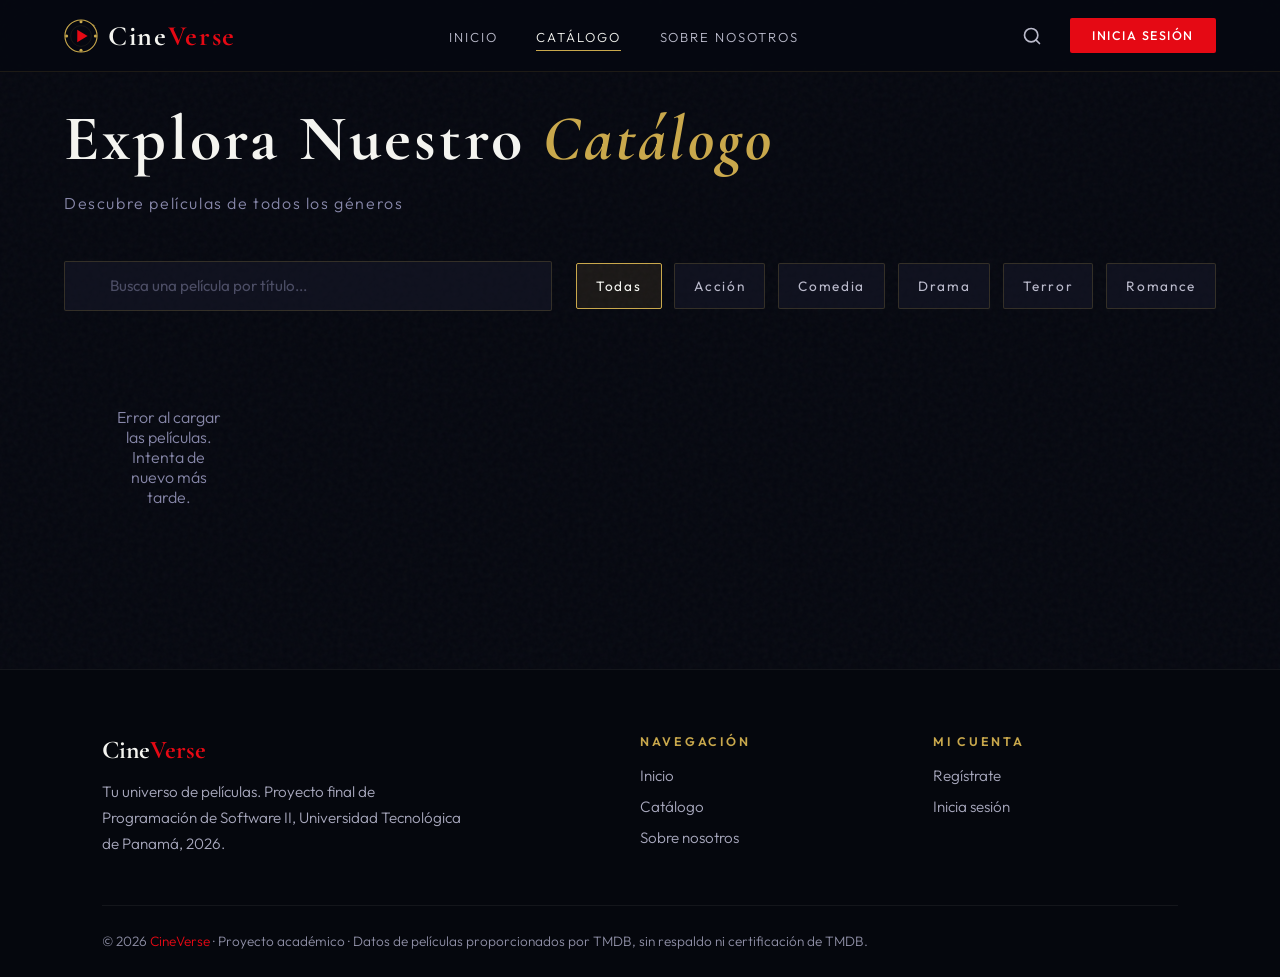
<file: src/main/webapp/catalogo.html>
<!DOCTYPE html>
<html lang="es">
<head>
  <meta charset="UTF-8">
  <meta name="viewport" content="width=device-width, initial-scale=1.0">
  <title>Catálogo — CineVerse</title>
  <link rel="preconnect" href="https://fonts.googleapis.com">
  <link href="https://fonts.googleapis.com/css2?family=Cormorant+Garamond:ital,wght@0,300;0,400;0,600;0,700;1,300;1,400&family=Outfit:wght@300;400;500;600&display=swap" rel="stylesheet">
  <style>
    /* Quita márgenes y paddings por defecto y unifica el modelo de caja */
    *, *::before, *::after { margin: 0; padding: 0; box-sizing: border-box; }

    /* Variables de toda la web: paleta de colores y tipografías */
    :root {
      --red:      #E50914; /* Rojo principal de acento (botones, alertas, marca) */
      --red-dim:  #8B0000; /* Rojo oscuro/apagado para variantes hover o sombreado */
      --gold:     #C9A84C; /* Dorado principal (bordes, detalles premium) */
      --gold-lt:  #F0D080; /* Dorado claro (hover, brillos) */
      --bg:       #060810; /* Fondo principal, casi negro */
      --bg2:      #0D0F1A; /* Fondo secundario, un poco más claro */
      --bg3:      #12142200; /* Fondo terciario, con canal alpha en 00 (transparente) */
      --surface:  #161828; /* Color de superficie para tarjetas/paneles */
      --surface2: #1E2038; /* Superficie secundaria, un tono más claro */
      --white:    #F4F4F0; /* Blanco cálido para texto principal */
      --gray:     #8888AA; /* Gris para texto secundario */
      --gray-lt:  #BBBBCC; /* Gris claro para texto terciario o placeholders */
      --font-display: 'Cormorant Garamond', serif; /* Tipografía para títulos (serif elegante) */
      --font-body:    'Outfit', sans-serif; /* Tipografía para cuerpo de texto (sans-serif) */
    }

    /* Hace un desplazamiento suave al hacer clic a una seccion de la misma página */
    html { scroll-behavior: smooth; }

    /* Estilos base del body de la página */
    body {
      background: var(--bg);
      color: var(--white);
      font-family: var(--font-body);
      font-weight: 300;
      overflow-x: hidden;
    }

    /* ESTILO DEL FONDO DE LA PAGINA */
    /* Capa de textura (SVG con filtro de ruido) sobre todo el fondo */
    body::before {
      content: '';
      position: fixed; inset: 0;
      background-image: url("data:image/svg+xml,%3Csvg viewBox='0 0 200 200' xmlns='http://www.w3.org/2000/svg'%3E%3Cfilter id='n'%3E%3CfeTurbulence type='fractalNoise' baseFrequency='0.9' numOctaves='4' stitchTiles='stitch'/%3E%3C/filter%3E%3Crect width='100%25' height='100%25' filter='url(%23n)' opacity='1'/%3E%3C/svg%3E");
      opacity: 0.035; /* Tono muy sutil */
      pointer-events: none; /* No interfiere con clics del usuario */
      z-index: 0;
    }

    /* BARRA DE NAVEGACION */
    /* Barra de navegación fija en la parte superior con fondo casi transparente */
    nav {
      position: fixed; top: 0; left: 0; right: 0;
      z-index: 1000;
      padding: 0 5%;
      height: 72px;
      display: flex; align-items: center; justify-content: space-between;
      transition: background 0.5s, backdrop-filter 0.5s, border-color 0.5s;
      border-bottom: 1px solid transparent;
      background: rgba(6,8,16,0.85);
      backdrop-filter: blur(20px); /* Efecto vidrio esmerilado sobre el contenido detrás y efecto blur */
      border-color: rgba(201,168,76,0.12);
    }

    /* Titulo "CineVerse" en la esquina izquierda de la barra de navegacion */
    .nav-logo {
      font-family: var(--font-display);
      font-size: 1.9rem;
      font-weight: 700;
      letter-spacing: 0.12em;
      color: var(--white);
      text-decoration: none;
      display: flex; align-items: center; gap: 10px;
    }
    .nav-logo span { color: var(--red); } /* La palabra "Verse" se resalta en rojo */

    /* Lista de enlaces de navegación (Home y Sobre Nosotros) */
    .nav-links {
      display: flex; align-items: center; gap: 2.5rem;
      list-style: none;
    }
    /* Estilos de las listas de enlaces de navegación (Home y Sobre Nosotros) */
    .nav-links a {
      color: var(--gray-lt);
      text-decoration: none;
      font-size: 0.82rem;
      letter-spacing: 0.15em;
      text-transform: uppercase;
      position: relative;
      transition: color 0.3s;
    }
    /* Línea dorada que aparece debajo del enlace al pasar el mouse */
    .nav-links a::after {
      content: '';
      position: absolute; bottom: -4px; left: 0;
      width: 0; height: 1px;
      background: var(--gold);
      transition: width 0.35s ease;
    }
    .nav-links a:hover { color: var(--white); }
    .nav-links a:hover::after { width: 100%; }

    /* Botón rojo de "Inicia Sesión", "Regístrate" y "Mi Perfil" */
    .nav-cta {
      background: var(--red);
      color: var(--white) !important;
      padding: 0.5rem 1.4rem;
      border-radius: 2px;
      letter-spacing: 0.12em;
      transition: background 0.3s, transform 0.2s !important;
      cursor: pointer;
    }
    .nav-cta::after { display: none !important; } /* Sin línea inferior, a diferencia de los otros enlaces */
    .nav-cta:hover { background: #ff1a26 !important; transform: translateY(-1px); } /* Al pasar el mouse por el boton se hace color "rojo blancuzco" */

    /* CONTENIDO DEL MAIN */
    /* Contenedor principal de la página, se localiza arriba del footer */
    main {
      padding: 100px 5% 50px;
      position: relative;
      z-index: 1;
    }

    /* Encabezado de la página de catálogo (título y subtítulo) */
    .catalogo-header {
      margin-bottom: 3rem;
      animation: fadeIn 0.8s ease;
    }
    /* Animacion de aparicion en el titulo de la pagina catalogo */
    @keyframes fadeIn {
      from { opacity: 0; }
      to   { opacity: 1; }
    }
    /* Titulo de la pagina catalogo */
    .catalogo-title {
      font-family: var(--font-display);
      font-size: clamp(2.5rem, 6vw, 4rem);
      font-weight: 700;
      margin-bottom: 1rem;
      letter-spacing: 0.05em;
    }
    /* Resalta la palabra "Catálogo" en dorado y en fuente itálica */
    .catalogo-title em {
      color: var(--gold);
      font-style: italic;
    }
    /* Subtitulo de la pagina catalogo */
    .catalogo-subtitle {
      color: var(--gray);
      font-size: 1rem;
      letter-spacing: 0.1em;
    }

    /* BARRA DE BUSQUEDA Y FILTROS DE GENEROS DE PELICULAS */
    /* Contenedor de la barra de búsqueda más botones de filtro por género */
    .search-container {
      margin-bottom: 3rem;
      display: flex;
      gap: 1.5rem;
      flex-wrap: wrap;
      align-items: center;
      animation: slideUp 0.6s ease 0.2s forwards;
      opacity: 0;
    }
    /* Animacion sobre las peliculas al buscarla (se desplaza hacia abajo) */
    @keyframes slideUp {
      from { opacity: 0; transform: translateY(20px); }
      to   { opacity: 1; transform: translateY(0); }
    }

    /* Caja que envuelve el input de búsqueda */
    .search-box {
      position: relative;
      flex: 1;
      min-width: 250px;
      max-width: 500px;
    }

    /* Campo de texto donde el usuario escribe la búsqueda */
    #searchInput {
      width: 100%;
      padding: 0.9rem 1rem 0.9rem 2.8rem;
      background: rgba(22, 24, 40, 0.6);
      border: 1px solid rgba(201, 168, 76, 0.2);
      border-radius: 2px;
      color: var(--white);
      font-family: var(--font-body);
      font-size: 0.95rem;
      transition: all 0.3s ease;
      outline: none;
    }
    /* Color del texto que sale dentro de la caja de busqueda */
    #searchInput::placeholder {
      color: rgba(136, 136, 170, 0.5);
    }

    /* Efecto de la barra de busqueda: borde dorado y leve resplandor rojo */
    #searchInput:focus {
      background: rgba(22, 24, 40, 0.8);
      border-color: rgba(201, 168, 76, 0.5);
      box-shadow: 0 0 25px rgba(229, 9, 20, 0.2);
    }

    /* Contenedor de los botones de filtro por género */
    .filters {
      display: flex;
      gap: 0.8rem;
      flex-wrap: wrap;
    }

    /* Botón individual de filtro (Todas, Acción, Comedia, etc.) */
    .filter-btn {
      padding: 0.8rem 1.2rem;
      background: rgba(22, 24, 40, 0.6);
      border: 1px solid rgba(201, 168, 76, 0.2);
      border-radius: 2px;
      color: var(--gray-lt);
      font-family: var(--font-body);
      font-size: 0.85rem;
      letter-spacing: 0.12em;
      cursor: pointer;
      transition: all 0.3s ease;
    }

    /* Estado resaltado: al pasar el mouse o cuando el filtro está seleccionado */
    .filter-btn:hover,
    .filter-btn.active {
      background: rgba(201, 168, 76, 0.1);
      border-color: var(--gold);
      color: var(--white);
    }

    /* FORMA CUADRADA DE LAS PELICULAS */
    /* Organiza los posters de las peliculas de forma cuadrado */
    .movies-grid {
      display: grid;
      grid-template-columns: repeat(auto-fill, minmax(220px, 1fr));
      gap: 2rem;
      margin-bottom: 4rem;
    }

    /* Tarjeta individual de película con animación de deslizamiento hacia arriba */
    .movie-card {
      position: relative;
      cursor: pointer;
      animation: cardReveal 0.6s ease forwards;
      opacity: 0;
    }

    /* Animacion de las tarjetas de peliculas deslizandose hacia arriba */
    @keyframes cardReveal {
      from { opacity: 0; transform: translateY(20px); }
      to   { opacity: 1; transform: translateY(0); }
    }

    /* Retraso escalonado para que las primeras 6 tarjetas no aparezcan todas a la vez */
    .movie-card:nth-child(1) { animation-delay: 0.1s; }
    .movie-card:nth-child(2) { animation-delay: 0.15s; }
    .movie-card:nth-child(3) { animation-delay: 0.2s; }
    .movie-card:nth-child(4) { animation-delay: 0.25s; }
    .movie-card:nth-child(5) { animation-delay: 0.3s; }
    .movie-card:nth-child(6) { animation-delay: 0.35s; }

    /* Póster de la película dentro de la tarjeta */
    .movie-card img {
      width: 100%;
      height: 320px;
      object-fit: cover;
      border-radius: 2px;
      transition: all 0.3s ease;
      display: block;
    }

    /* Efecto al pasar el mouse: pequeño ZOOM y oscurecimiento del póster */
    .movie-card:hover img {
      transform: scale(1.05);
      filter: brightness(0.7);
    }

    /* Cuadrito rojo con la calificación de la película */
    .rating-badge {
      position: absolute;
      top: 10px; right: 10px;
      background: rgba(229, 9, 20, 0.9);
      padding: 0.4rem 0.8rem;
      border-radius: 2px;
      font-size: 0.8rem;
      font-weight: 600;
      letter-spacing: 0.1em;
      backdrop-filter: blur(10px);
    }

    /* Bloque de información debajo del póster (título, año, metadato, etc) */
    .movie-info {
      padding: 1rem 0;
    }

    /* Título de la película, limitado a 2 líneas */
    .movie-title {
      font-family: var(--font-display);
      font-size: 1.1rem;
      font-weight: 600;
      margin-bottom: 0.4rem;
      line-height: 1.3;
      display: -webkit-box;
      line-clamp: 2;
      -webkit-line-clamp: 2;
      -webkit-box-orient: vertical;
      overflow: hidden;
    }

    /* Fila con año de lanzamiento y porcentaje de popularidad */
    .movie-meta {
      display: flex;
      justify-content: space-between;
      align-items: center;
      font-size: 0.8rem;
      color: var(--gray);
    }

    /* Capa oscura que cubre la tarjeta al pasar el mouse */
    .movie-overlay {
      position: absolute;
      inset: 0;
      background: rgba(6, 8, 16, 0.85);
      backdrop-filter: blur(10px);
      display: flex;
      flex-direction: column;
      align-items: center;
      justify-content: center;
      opacity: 0;
      border-radius: 2px;
      transition: opacity 0.3s ease;
      gap: 1rem;
    }

    .movie-card:hover .movie-overlay {
      opacity: 1;
    }

    /* Botón "Ver Ahora" dentro del overlay de la tarjeta */
    .movie-play-btn {
      padding: 0.8rem 2rem;
      background: var(--red);
      color: var(--white);
      text-decoration: none;
      border-radius: 2px;
      font-size: 0.9rem;
      letter-spacing: 0.1em;
      transition: all 0.3s ease;
      font-weight: 500;
    }
    /* Botón rojo "Ver Ahora" dentro del overlay de la tarjeta */
    .movie-play-btn:hover {
      background: #ff1a26;
      transform: translateY(-2px);
    }

    /* Botón "Favorito" dentro del overlay de la tarjeta */
    .add-fav-btn {
      padding: 0.6rem 1.2rem;
      background: transparent;
      color: var(--gold);
      border: 1px solid var(--gold);
      border-radius: 2px;
      font-size: 0.85rem;
      letter-spacing: 0.1em;
      cursor: pointer;
      transition: all 0.3s ease;
      font-weight: 500;
    }
    /* Botón con borde amarillo de "Favorito" dentro del overlay de la tarjeta */
    .add-fav-btn:hover {
      background: rgba(201, 168, 76, 0.1);
    }

    /* CARGA DE REPRODUCCION DE PELICULAS Y ESTADO DE INICIO */
    /* Mensaje que se muestra mientras se cargan las películas desde la API */
    .loading {
      text-align: center;
      padding: 3rem;
      color: var(--gray);
      font-size: 1.1rem;
    }

    /* Mensaje que se muestra cuando la búsqueda no arroja resultados */
    .no-results {
      text-align: center;
      padding: 3rem;
      color: var(--gray);
    }
    /* Mensaje mas pequeño que se muestra cuando la búsqueda no arroja resultados */
    .no-results h3 {
      font-family: var(--font-display);
      font-size: 2rem;
      color: var(--gold);
      margin-bottom: 1rem;
    }

    /* PIE DE PAGINA */
    /* Fondo negro con bordes superiores amarillos */
    footer {
      background: rgba(6, 8, 16, 0.5);
      border-top: 1px solid rgba(201, 168, 76, 0.1);
      padding: 2rem;
      text-align: center;
      color: var(--gray);
      font-size: 0.85rem;
      position: relative;
      z-index: 1;
    }

    footer a {
      color: var(--grey);
      text-decoration: none;
      transition: color 0.3s ease;
    }

    footer a:hover {
      color: var(--white);
    }

/* Botón de cerrar sesión - redirige al loggin */
.logout-btn:hover { color: var(--red) !important; border-color: var(--red) !important; }

/* Ícono de búsqueda que enlaza a Google.com */
.nav-search {
  color: var(--gray-lt);
  text-decoration: none;
  display: flex;
  align-items: center;
  transition: color 0.3s;
}
.nav-search:hover { color: var(--gold); }
.nav-search svg { width: 20px; height: 20px; }

/* Navegacion de los iconos de las redes sociales */
.nav-social { display: flex; align-items: center; gap: 0.9rem; margin-left: 1.5rem; margin-right: 0.6rem; }
.nav-social a { color: #BBBBCC; display: flex; transition: color 0.3s; }
.nav-social a:hover { color: var(--gold); }
.nav-social svg { width: 18px; height: 18px; }
  
    /* ---- Responsivo del catálogo: 2 columnas en celular ---- */
    @media (max-width: 600px) {
      .movies-grid { grid-template-columns: repeat(2, 1fr); gap: 1.1rem; }
      .movie-title { font-size: 0.95rem; }
    }

</style>
<link rel="stylesheet" href="assets/css/cineverse-ui.css">
</head>
<body>

<!-- Barra de navegacion: Titulo de pagina, logo, enlaces, botón de sesión/registro/perfil, redes sociales, etc -->
<nav id="navbar">
  <a href="index.html" class="nav-logo" aria-label="CineVerse, ir al inicio">
    <img src="data:image/svg+xml,%3Csvg width='34' height='34' viewBox='0 0 36 36' fill='none' xmlns='http://www.w3.org/2000/svg'%3E%3Ccircle cx='18' cy='18' r='17' stroke='%23C9A84C' stroke-width='1.2'/%3E%3Ccircle cx='18' cy='18' r='11' stroke='%23C9A84C' stroke-width='0.5' opacity='0.2'/%3E%3Ccircle cx='18' cy='2.8' r='1.6' fill='%23C9A84C'/%3E%3Ccircle cx='18' cy='33.2' r='1.6' fill='%23C9A84C'/%3E%3Ccircle cx='2.8' cy='18' r='1.6' fill='%23C9A84C'/%3E%3Ccircle cx='33.2' cy='18' r='1.6' fill='%23C9A84C'/%3E%3Cpolygon points='14,11.5 14,24.5 25,18' fill='%23E50914'/%3E%3Cpath d='M31.5,5 L32,6.5 L33.5,7 L32,7.5 L31.5,9 L31,7.5 L29.5,7 L31,6.5 Z' fill='%23C9A84C' opacity='0.6'/%3E%3C/svg%3E" alt="" width="34" height="34">
    <b class="logo-word">Cine<span>Verse</span></b>
  </a>
  <ul class="nav-links" id="navLinks">
    <li><a href="index.html">Inicio</a></li>
    <li><a href="catalogo.html" class="active" aria-current="page">Catálogo</a></li>
    <li><a href="SobreNosotros.html">Sobre nosotros</a></li>
  </ul>
  <div class="nav-actions">
    <a href="catalogo.html?buscar=1" class="nav-search" aria-label="Buscar películas" title="Buscar películas"><svg viewBox="0 0 24 24" fill="none" stroke="currentColor" stroke-width="2" stroke-linecap="round" stroke-linejoin="round" aria-hidden="true"><circle cx="11" cy="11" r="8"/><line x1="21" y1="21" x2="16.65" y2="16.65"/></svg></a>
    <a href="perfil.html" class="nav-cta" id="navProfile" style="display:none;">Mi perfil</a>
    <a href="login.html" class="nav-cta" id="navLogin">Inicia sesión</a>
    <button type="button" class="nav-toggle" aria-label="Abrir menú" aria-expanded="false" aria-controls="navLinks"><span></span><span></span><span></span></button>
  </div>
</nav>

<!-- Contenido del main: encabezado, buscador/filtros y forma cuadrada de películas -->
<main>
  <!-- Título y subtítulo de la página -->
  <div class="catalogo-header">
    <h1 class="catalogo-title">Explora Nuestro <em>Catálogo</em></h1>
    <p class="catalogo-subtitle">Descubre películas de todos los géneros</p>
  </div>

  <!-- Barra de búsqueda y botones de filtro por género -->
  <div class="search-container">
    <div class="search-box">
      <input 
        type="text" 
        id="searchInput" 
        placeholder="Busca una película por título..."
      >
    </div>
    <!-- Cada botón tiene un data generada con el ID de género usado por la API de TMDB -->
    <div class="filters">
      <button class="filter-btn active" data-genre="">Todas</button>
      <button class="filter-btn" data-genre="28">Acción</button>
      <button class="filter-btn" data-genre="35">Comedia</button>
      <button class="filter-btn" data-genre="18">Drama</button>
      <button class="filter-btn" data-genre="27">Terror</button>
      <button class="filter-btn" data-genre="10749">Romance</button>
    </div>
  </div>

  <!-- Contenedor donde el JS inserta dinámicamente las tarjetas de película -->
  <div id="moviesContainer" class="movies-grid cv-grid">
    <div class="loading">Cargando películas...</div>
  </div>
</main>

<!-- FOOTER INFERIOR -->
<!-- Menú secundario de navegación, copyright y botón de cerrar sesión que redirige al loggin -->
<footer class="cv-footer">
  <div class="cv-footer-grid">
    <div>
      <a href="index.html" class="cv-footer-logo">Cine<span>Verse</span></a>
      <p>Tu universo de películas. Proyecto final de Programación de Software II, Universidad Tecnológica de Panamá, 2026.</p>
    </div>
    <div>
      <h4>Navegación</h4>
      <ul>
        <li><a href="index.html">Inicio</a></li>
        <li><a href="catalogo.html">Catálogo</a></li>
        <li><a href="SobreNosotros.html">Sobre nosotros</a></li>
      </ul>
    </div>
    <div>
      <h4>Mi cuenta</h4>
      <ul>
        <li class="cv-guest-only"><a href="registro.html">Regístrate</a></li>
        <li class="cv-guest-only"><a href="login.html">Inicia sesión</a></li>
        <li class="cv-user-only"><a href="perfil.html">Mi perfil</a></li>
        <li class="cv-user-only"><a href="perfil.html">Mis favoritos</a></li>
      </ul>
    </div>
  </div>
  <div class="cv-footer-bottom">
    <p>© 2026 <span>CineVerse</span> · Proyecto académico · Datos de películas proporcionados por TMDB, sin respaldo ni certificación de TMDB.</p>
    <a href="login.html" id="logoutBtn" class="logout-btn cv-user-only">Cerrar sesión</a>
  </div>
</footer>
<script src="assets/js/cineverse-ui.js"></script>

<script>

// 1. AUTENTICACION DEL USUARIO
// Lee el token y los datos del usuario guardados al iniciar sesión.
const token = localStorage.getItem('token');
const user  = JSON.parse(localStorage.getItem('user') || 'null');

// Si hay sesión activa, oculta "Inicia Sesión" y muestra "Mi Perfil".
if (token && user) {
  document.getElementById('navLogin').style.display  = 'none';
  document.getElementById('navProfile').style.display = 'block';
  document.getElementById('navProfile').textContent  = user.nombre; // Mostrar nombre del usuario.
}

// 2. CONFIGURACIÓN DE LA API
const API_KEY = '3eaf8160770351b60f1da8b97fddc6af';  // Clave de acceso a TMDB.
const BASE_URL = 'https://api.themoviedb.org/3';     // URL base de la API de TMDB.

let allMovies    = []; // Última lista de películas recibida desde la API.
let currentGenre = ''; // ID del género actualmente seleccionado (vacío = todas).

// 3. CARGAR LAS PELÍCULAS
// Solicita películas a la API según texto de búsqueda, Nombre, Género, etc.
async function loadMovies(query = '', genre = '') {
  const container = document.getElementById('moviesContainer');
  container.innerHTML = CV.skeleton(12); // Esqueletos mientras llegan los datos

  try {
    let url;

    if (query) {
      // Búsqueda por título usando el endpoint de búsqueda textual.
      url = `${BASE_URL}/search/movie?api_key=${API_KEY}&language=es&query=${encodeURIComponent(query)}&page=1`;
    } else if (genre) {
      // Filtro por género usando el endpoint de descubrimiento.
      url = `${BASE_URL}/discover/movie?api_key=${API_KEY}&language=es&with_genres=${genre}&sort_by=popularity.desc&page=1`;
    } else {
      // Sin filtros: muestra las películas más populares del momento.
      url = `${BASE_URL}/movie/popular?api_key=${API_KEY}&language=es&page=1`;
    }

    const response = await fetch(url);
    if (!response.ok) throw new Error('API Error');

    const data = await response.json();
    allMovies = data.results || [];

    if (allMovies.length === 0) {
      // La búsqueda devolvió cero resultados.
      container.innerHTML = `
        <div class="no-results">
          <p>No encontramos películas que coincidan con tu búsqueda.</p>
          <p style="margin-top:1rem;font-size:0.9rem;">Intenta con otros términos o géneros.</p>
        </div>
      `;
      return;
    }

    renderMovies(allMovies); // Dibuja las tarjetas con los resultados.

  } catch (error) {
    // Error de red o respuesta inesperada de la API.
    console.error('Error loading movies:', error);
    container.innerHTML = `
      <div class="no-results">
        <p>Error al cargar las películas. Intenta de nuevo más tarde.</p>
      </div>
    `;
  }
}

// 4. RENDERIZAR TARJETAS
// Construye y muestra las tarjetas de película en el contenedor.
function renderMovies(movies) {
  const container = document.getElementById('moviesContainer');
  // Tarjetas con el estilo compartido (assets/js/cineverse-ui.js)
  container.innerHTML = movies.map(m => CV.cardHTML(m)).join('');
  CV.bindCards(container);
}


// 5. BÚSQUEDA CON RETRAZO
// Espera 500 ms sin actividad antes de lanzar la búsqueda,
// evitando llamadas a la API en cada tecla presionada
let searchTimeout;
document.getElementById('searchInput').addEventListener('input', (e) => {
  clearTimeout(searchTimeout);
  const query = e.target.value.trim();

  searchTimeout = setTimeout(() => {
    if (query.length > 0) {
      loadMovies(query, '');       // Búsqueda por texto ignora el filtro de género
    } else {
      loadMovies('', currentGenre); // Al borrar, vuelve al filtro de género activo
    }
  }, 500);
});

// 6. BOTONES DE FILTRO POR GÉNERO
// Marca el botón pulsado como activo y recarga películas del género elegido
document.querySelectorAll('.filter-btn').forEach(btn => {
  btn.addEventListener('click', () => {
    document.querySelectorAll('.filter-btn').forEach(b => b.classList.remove('active'));
    btn.classList.add('active');

    currentGenre = btn.dataset.genre; // ID del género (definido en data-genre del botón)
    const searchQuery = document.getElementById('searchInput').value.trim();

    if (searchQuery) {
      loadMovies(searchQuery, '');   // Si hay texto activo, prioriza la búsqueda textual
    } else {
      loadMovies('', currentGenre);  // Si no, filtra por el género seleccionado
    }
  });
});

// 7. AÑADIR A FAVORITOS
// Envía la película al servlet "favortios.jsp" para guardarla en la BD
async function addToFavorites(movieId, movieTitle, posterPath) {
  if (!user) {
    // Sin sesión activa, redirige al login.
    alert('Debes iniciar sesión para añadir a favoritos');
    window.location.href = 'login.html';
    return;
  }
  // Envía la película al servlet favoritos.jsp con los datos del usuario y la película.
  try {
    const response = await fetch('api/favoritos.jsp', {
      method: 'POST',
      headers: { 'Content-Type': 'application/json' },
      body: JSON.stringify({
        movieId:    movieId,// ID de la pelicula
        movieTitle: movieTitle, // Titulo de la pelicula
        posterPath: posterPath, // Poster de la pelicula
        usuarioId:  user.id   // ID del usuario autenticado
      })
    });
   // Convierte la respuesta del servidor de JSON a objeto JS
    const data = await response.json();
   // Si la petición fue exitosa, muestra un mensaje distinto según si ya era favorito o se acaba de agregar.
    if (response.ok) {
      if (data.action === 'exists') {
        alert(`"${movieTitle}" YA LA TIENES EN FAVORITOS`);
      } else {
        alert(`"${movieTitle}" añadida a favoritos`);
      }
    } else { // Sino entonces el servidor responde con error y muestra el mensaje que envió.
      alert('Error: ' + data.message);
    }
 // Toma los errores de red o de conexión con el servidor.
  } catch (error) { 
    console.error('Error al guardar favorito:', error);
    alert('Error al conectarse al servidor');
  }
}

// 8. CARGA INICIAL
// Al abrir la página se muestran las películas más populares por defecto.
CV.loadFavIds().then(() => loadMovies());

// Desde la lupa de la barra superior (catalogo.html?buscar=1) se enfoca el buscador
if (new URLSearchParams(window.location.search).has('buscar')) {
  const buscador = document.getElementById('searchInput');
  buscador.scrollIntoView({ block: 'center' });
  buscador.focus();
}
</script>
</body>
</html>
</file>
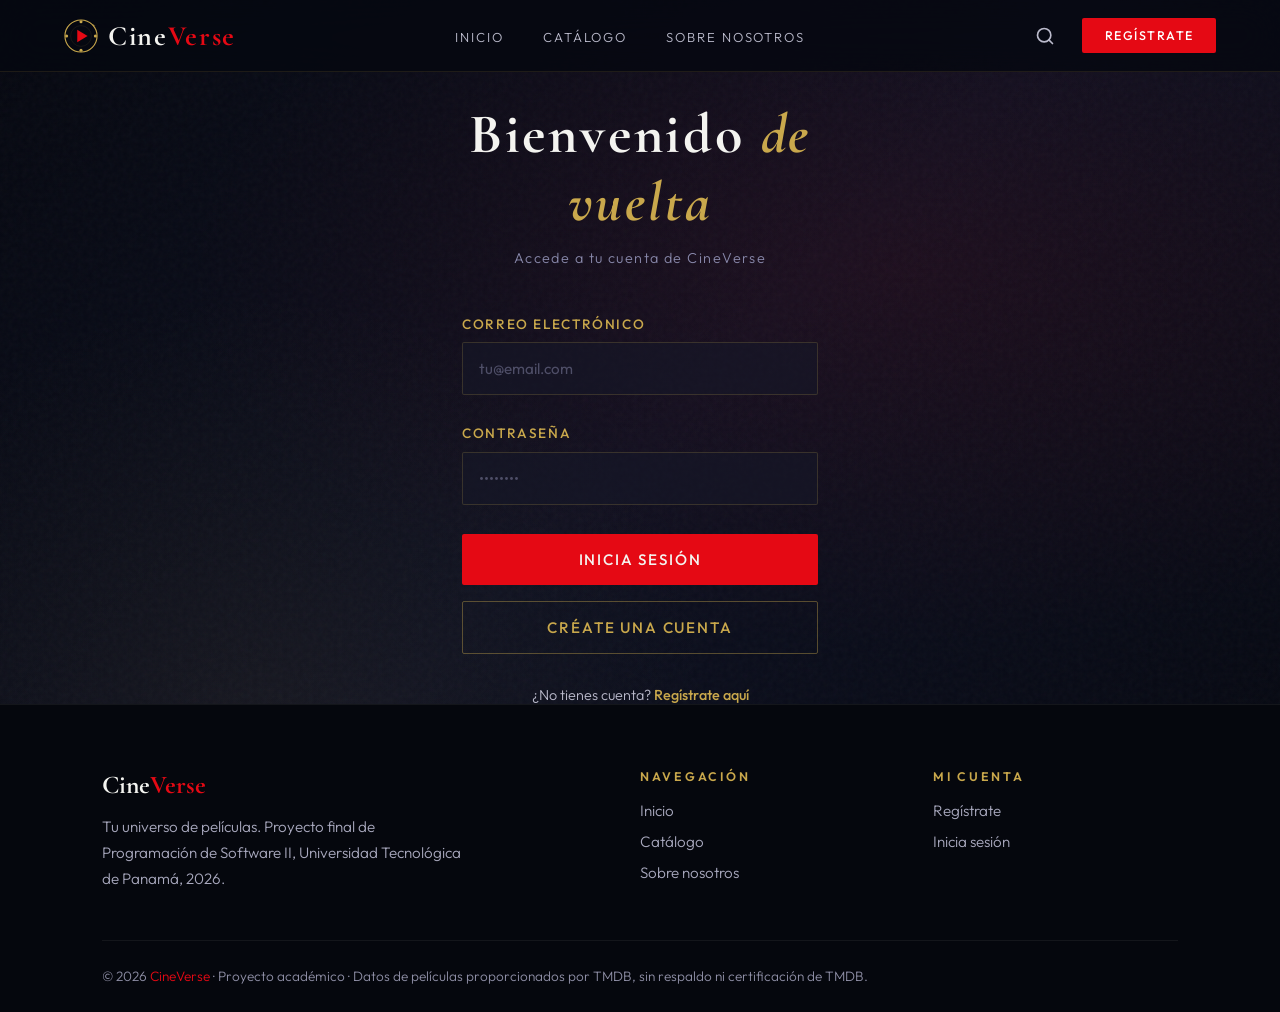
<file: src/main/webapp/login.html>
<!DOCTYPE html>
<html lang="es">
<head>
  <meta charset="UTF-8">
  <meta name="viewport" content="width=device-width, initial-scale=1.0">
  <title>Iniciar Sesión — CineVerse</title>
  <link rel="preconnect" href="https://fonts.googleapis.com">
  <link href="https://fonts.googleapis.com/css2?family=Cormorant+Garamond:ital,wght@0,300;0,400;0,600;0,700;1,300;1,400&family=Outfit:wght@300;400;500;600&display=swap" rel="stylesheet">
  <style>
    /* Reset general y variables de color/tipografía reutilizadas en toda la página */
    *, *::before, *::after { margin: 0; padding: 0; box-sizing: border-box; }
    
    /* Variables de toda la web: paleta de colores y tipografías */
    :root {
      --red:      #E50914; /* Rojo principal de acento (botones, alertas, marca) */
      --red-dim:  #8B0000; /* Rojo oscuro/apagado para variantes hover o sombreado */
      --gold:     #C9A84C; /* Dorado principal (bordes, detalles premium) */
      --gold-lt:  #F0D080; /* Dorado claro (hover, brillos) */
      --bg:       #060810; /* Fondo principal, casi negro */
      --bg2:      #0D0F1A; /* Fondo secundario, un poco más claro */
      --bg3:      #12142200; /* Fondo terciario, con canal alpha en 00 (transparente) */
      --surface:  #161828; /* Color de superficie para tarjetas/paneles */
      --surface2: #1E2038; /* Superficie secundaria, un tono más claro */
      --white:    #F4F4F0; /* Blanco cálido para texto principal */
      --gray:     #8888AA; /* Gris para texto secundario */
      --gray-lt:  #BBBBCC; /* Gris claro para texto terciario o placeholders */
      --font-display: 'Cormorant Garamond', serif; /* Tipografía para títulos (serif elegante) */
      --font-body:    'Outfit', sans-serif; /* Tipografía para cuerpo de texto (sans-serif) */
    }
    /* Hace un desplazamiento suave al hacer clic a una seccion de la misma página */
    html { scroll-behavior: smooth; }
    
    /* Estilos base del body de la página */
    body {
      background: var(--bg);
      color: var(--white);
      font-family: var(--font-body);
      font-weight: 300;
      overflow-x: hidden;
      min-height: 100vh;
      display: flex;
      flex-direction: column;
    }

    /* Capa de ruido sutil sobre toda la pantalla para dar textura de grano de película */
    body::before {
      content: '';
      position: fixed; inset: 0;
      background-image: url("data:image/svg+xml,%3Csvg viewBox='0 0 200 200' xmlns='http://www.w3.org/2000/svg'%3E%3Cfilter id='n'%3E%3CfeTurbulence type='fractalNoise' baseFrequency='0.9' numOctaves='4' stitchTiles='stitch'/%3E%3C/filter%3E%3Crect width='100%25' height='100%25' filter='url(%23n)' opacity='1'/%3E%3C/svg%3E");
      opacity: 0.035;
      pointer-events: none;
      z-index: 0;
    }

    /* Navbar fija siempre con fondo oscuro y blur, igual en todas las páginas secundarias */
    nav {
      position: fixed; top: 0; left: 0; right: 0;
      z-index: 1000;
      padding: 0 5%;
      height: 72px;
      display: flex; align-items: center; justify-content: space-between;
      transition: background 0.5s, backdrop-filter 0.5s, border-color 0.5s;
      border-bottom: 1px solid transparent;
      background: rgba(6,8,16,0.85);
      backdrop-filter: blur(20px);
      border-color: rgba(201,168,76,0.12);
    }

    /* Logo "CineVerse" a la izquierda de la navbar */
    .nav-logo {
      font-family: var(--font-display);
      font-size: 1.9rem;
      font-weight: 700;
      letter-spacing: 0.12em;
      color: var(--white);
      text-decoration: none;
      display: flex; align-items: center; gap: 10px;
    }
    .nav-logo span { color: var(--red); } /* La palabra "Verse" se resalta en rojo */

    /* Lista de enlaces de navegación (Home y Sobre Nosotros) */
    .nav-links {
      display: flex; align-items: center; gap: 2.5rem;
      list-style: none;
    }
    /* Estilos de las listas de enlaces de navegación (Home y Sobre Nosotros) */
    .nav-links a {
      color: var(--gray-lt);
      text-decoration: none;
      font-size: 0.82rem;
      letter-spacing: 0.15em;
      text-transform: uppercase;
      position: relative;
      transition: color 0.3s;
    }
    /* Línea dorada que aparece debajo del enlace al pasar el mouse */
    .nav-links a::after {
      content: '';
      position: absolute; bottom: -4px; left: 0;
      width: 0; height: 1px;
      background: var(--gold);
      transition: width 0.35s ease;
    }
    .nav-links a:hover { color: var(--white); }
    .nav-links a:hover::after { width: 100%; }

    /* Botón rojo de "Regístrate" en la barra de navegacion */
    .nav-cta {
      background: var(--red);
      color: var(--white) !important;
      padding: 0.5rem 1.4rem;
      border-radius: 2px;
      letter-spacing: 0.12em;
      transition: background 0.3s, transform 0.2s !important;
    }
    .nav-cta::after { display: none !important; } /* Sin línea inferior, a diferencia de los otros enlaces */
    .nav-cta:hover { background: #ff1a26 !important; transform: translateY(-1px); }

    /* Centra el formulario verticalmente, dejando espacio para el navbar fijo */
    main {
      flex: 1;
      display: flex;
      align-items: center;
      justify-content: center;
      padding-top: 100px;
      position: relative;
      z-index: 1;
    }

    /* Colores del fondo */
    .bg-gradient {
      position: fixed;
      top: 0; left: 0; right: 0; bottom: 0;
      background:
        radial-gradient(ellipse 80% 60% at 70% 30%, rgba(229,9,20,0.08) 0%, transparent 70%),
        radial-gradient(ellipse 60% 80% at 20% 80%, rgba(201,168,76,0.06) 0%, transparent 60%),
        linear-gradient(135deg, #060810 0%, #0D1020 50%, #060810 100%);
      pointer-events: none;
      z-index: -1;
    }

    /* Tarjeta del formulario: ancho fijo y animación de entrada */
    .login-container {
      width: 100%;
      max-width: 420px;
      padding: 0 2rem;
      animation: formReveal 0.8s ease 0.2s forwards;
      opacity: 0;
    }

    /* Animación de aparición del formulario */
    @keyframes formReveal {
      from { opacity: 0; transform: translateY(20px); }
      to   { opacity: 1; transform: translateY(0); }
    }

    /* Encabezado del formulario: título y subtítulo */
    .form-header {
      text-align: center;
      margin-bottom: 3rem;
    }

    .form-header h1 {
      font-family: var(--font-display);
      font-size: clamp(2.5rem, 6vw, 3.5rem);
      font-weight: 700;
      margin-bottom: 0.8rem;
      letter-spacing: 0.05em;
    }

    /* Resalta la palabra "de Vuelta" en dorado y cursiva */
    .form-header h1 em {
      color: var(--gold);
      font-style: italic;
    }

    .form-header p {
      color: var(--gray);
      font-size: 0.9rem;
      letter-spacing: 0.1em;
    }

    /* Cada grupo del formulario con animación escalonada de entrada */
    .form-group {
      margin-bottom: 1.8rem;
      animation: slideUp 0.6s ease forwards;
      opacity: 0;
    }

    /* Retraso escalonado para que los campos no aparezcan todos a la vez */
    .form-group:nth-child(1) { animation-delay: 0.3s; }
    .form-group:nth-child(2) { animation-delay: 0.4s; }
    .form-group:nth-child(3) { animation-delay: 0.5s; }

    /* Animación de los campos del formulario deslizándose hacia arriba */
    @keyframes slideUp {
      from { opacity: 0; transform: translateY(15px); }
      to   { opacity: 1; transform: translateY(0); }
    }

    /* Etiqueta dorada encima de cada campo (Correo Electrónico, Contraseña) */
    label {
      display: block;
      margin-bottom: 0.6rem;
      font-size: 0.85rem;
      letter-spacing: 0.12em;
      text-transform: uppercase;
      color: var(--gold);
      font-weight: 500;
    }

    /* Campos de texto de email y contraseña */
    input[type="email"],
    input[type="password"] {
      width: 100%;
      padding: 1rem;
      background: rgba(22, 24, 40, 0.6);
      border: 1px solid rgba(201, 168, 76, 0.2);
      border-radius: 2px;
      color: var(--white);
      font-family: var(--font-body);
      font-size: 0.95rem;
      transition: all 0.3s ease;
      outline: none;
    }

    /* Color del texto placeholder dentro de los campos */
    input[type="email"]::placeholder,
    input[type="password"]::placeholder {
      color: rgba(136, 136, 170, 0.5);
    }

    /* Efecto al enfocar un campo: borde dorado y resplandor rojo sutil */
    input[type="email"]:focus,
    input[type="password"]:focus {
      background: rgba(22, 24, 40, 0.8);
      border-color: rgba(201, 168, 76, 0.5);
      box-shadow: 0 0 20px rgba(229, 9, 20, 0.1);
    }

    /* Contenedor de los botones "Inicia Sesión" y "Créate una Cuenta" */
    .form-actions {
      display: flex;
      flex-direction: column;
      gap: 1rem;
      margin-bottom: 2rem;
      animation: slideUp 0.6s ease 0.6s forwards;
      opacity: 0;
    }

    /* Botón rojo principal: enviar el formulario de login */
    .btn-primary {
      padding: 1rem;
      background: var(--red);
      color: var(--white);
      border: none;
      border-radius: 2px;
      font-family: var(--font-body);
      font-size: 0.95rem;
      font-weight: 500;
      letter-spacing: 0.12em;
      text-transform: uppercase;
      cursor: pointer;
      transition: all 0.3s ease;
      position: relative;
      overflow: hidden;
    }

    /* Capa que se desliza para el efecto del botón "INICIA SESION" */
    .btn-primary::before {
      content: '';
      position: absolute;
      top: 0; left: -100%;
      width: 100%; height: 100%;
      background: #ff1a26;
      transition: left 0.3s ease;
      z-index: -1;
    }
    /* Efecto del botón "INICIA SESION" */
    .btn-primary:hover {
      transform: translateY(-2px);
      box-shadow: 0 10px 30px rgba(229, 9, 20, 0.3);
    }

    .btn-primary:hover::before {
      left: 0;
    }

    /* Botón secundario con borde dorado: ir a la página de registro (CRÉATE UNA CUENTA) */
    .btn-secondary {
      padding: 1rem;
      background: transparent;
      color: var(--gold);
      border: 1px solid rgba(201, 168, 76, 0.4);
      border-radius: 2px;
      font-family: var(--font-body);
      font-size: 0.95rem;
      font-weight: 500;
      letter-spacing: 0.12em;
      text-transform: uppercase;
      cursor: pointer;
      transition: all 0.3s ease;
    }
    
    /* Efecto del botón "CRÉATE UNA CUENTA" */
    .btn-secondary:hover {
      background: rgba(201, 168, 76, 0.1);
      border-color: var(--gold);
      transform: translateY(-2px);
    }

    /* Texto inferior con enlace a la página de registro */
    .signup-link {
      text-align: center;
      font-size: 0.9rem;
      color: var(--gray-lt);
    }

    .signup-link a {
      color: var(--gold);
      text-decoration: none;
      font-weight: 500;
      position: relative;
      transition: color 0.3s ease;
    }

    /* Línea dorada animada debajo del enlace al apasar el mouse por encima */
    .signup-link a::after {
      content: '';
      position: absolute;
      bottom: -2px; left: 0;
      width: 0; height: 1px;
      background: var(--gold);
      transition: width 0.3s ease;
    }

    .signup-link a:hover {
      color: var(--white);
    }

    .signup-link a:hover::after {
      width: 100%;
    }

    /* Pie de página con menú secundario, copyright y logout */
    footer {
      background: rgba(6, 8, 16, 0.5);
      border-top: 1px solid rgba(201, 168, 76, 0.1);
      padding: 2rem;
      text-align: center;
      color: var(--gray);
      font-size: 0.85rem;
      position: relative;
      z-index: 1;
    }

    footer a {
      color: var(--gold);
      text-decoration: none;
      transition: color 0.3s ease;
    }

    footer a:hover {
      color: var(--white);
    }

/* Botón de cerrar sesión - redirige al login */
.logout-btn:hover { color: var(--red) !important; border-color: var(--red) !important; }

/* Ícono de búsqueda que enlaza a Google.com */
.nav-search {
  color: var(--gray-lt);
  text-decoration: none;
  display: flex;
  align-items: center;
  transition: color 0.3s;
}
.nav-search:hover { color: var(--gold); }
.nav-search svg { width: 20px; height: 20px; }

/* Ícono de redes sociales */
.nav-social { display: flex; align-items: center; gap: 0.9rem; margin-left: 1.5rem; margin-right: 0.6rem; }
.nav-social a { color: #BBBBCC; display: flex; transition: color 0.3s; }
.nav-social a:hover { color: var(--gold); }
.nav-social svg { width: 18px; height: 18px; }
  </style>
<link rel="stylesheet" href="assets/css/cineverse-ui.css">
</head>
<body>
<!-- Fondo degradado fijo detrás de todo el contenido -->
<div class="bg-gradient"></div>

<!--  BARRA DE NAVEGACION SUPERIOR -->
<!-- Barra de navegación -->
<nav id="navbar">
  <a href="index.html" class="nav-logo" aria-label="CineVerse, ir al inicio">
    <img src="data:image/svg+xml,%3Csvg width='34' height='34' viewBox='0 0 36 36' fill='none' xmlns='http://www.w3.org/2000/svg'%3E%3Ccircle cx='18' cy='18' r='17' stroke='%23C9A84C' stroke-width='1.2'/%3E%3Ccircle cx='18' cy='18' r='11' stroke='%23C9A84C' stroke-width='0.5' opacity='0.2'/%3E%3Ccircle cx='18' cy='2.8' r='1.6' fill='%23C9A84C'/%3E%3Ccircle cx='18' cy='33.2' r='1.6' fill='%23C9A84C'/%3E%3Ccircle cx='2.8' cy='18' r='1.6' fill='%23C9A84C'/%3E%3Ccircle cx='33.2' cy='18' r='1.6' fill='%23C9A84C'/%3E%3Cpolygon points='14,11.5 14,24.5 25,18' fill='%23E50914'/%3E%3Cpath d='M31.5,5 L32,6.5 L33.5,7 L32,7.5 L31.5,9 L31,7.5 L29.5,7 L31,6.5 Z' fill='%23C9A84C' opacity='0.6'/%3E%3C/svg%3E" alt="" width="34" height="34">
    <b class="logo-word">Cine<span>Verse</span></b>
  </a>
  <ul class="nav-links" id="navLinks">
    <li><a href="index.html">Inicio</a></li>
    <li><a href="catalogo.html">Catálogo</a></li>
    <li><a href="SobreNosotros.html">Sobre nosotros</a></li>
  </ul>
  <div class="nav-actions">
    <a href="catalogo.html?buscar=1" class="nav-search" aria-label="Buscar películas" title="Buscar películas"><svg viewBox="0 0 24 24" fill="none" stroke="currentColor" stroke-width="2" stroke-linecap="round" stroke-linejoin="round" aria-hidden="true"><circle cx="11" cy="11" r="8"/><line x1="21" y1="21" x2="16.65" y2="16.65"/></svg></a>
    <a href="registro.html" class="nav-cta">Regístrate</a>
    <button type="button" class="nav-toggle" aria-label="Abrir menú" aria-expanded="false" aria-controls="navLinks"><span></span><span></span><span></span></button>
  </div>
</nav>

<!-- Formulario de login: envía el email y password al servlet (login.jsp) -->
<main>
  <div class="login-container">
    <div class="form-header">
      <h1>Bienvenido <em>de vuelta</em></h1>
      <p>Accede a tu cuenta de CineVerse</p>
    </div>
<!-- Campo correo electronico -->
    <form id="loginForm">
      <div class="form-group">
        <label for="email">Correo Electrónico</label>
        <input 
          type="email" 
          id="email" 
          name="email" 
          placeholder="tu@email.com"
          required
        >
      </div>
<!-- Campo contraseña -->
      <div class="form-group">
        <label for="password">Contraseña</label>
        <input 
          type="password" 
          id="password" 
          name="password" 
          placeholder="••••••••"
          required
        >
      </div>

      <div class="form-actions">
        <button type="submit" class="btn-primary">Inicia Sesión</button>
        <button type="button" class="btn-secondary" onclick="window.location.href='registro.html'">Créate una Cuenta</button>
      </div>
    </form>

    <div class="signup-link">
      ¿No tienes cuenta? <a href="registro.html">Regístrate aquí</a>
    </div>
  </div>
</main>


<!-- FOOTER INFERIOR Menú secundario de navegación, copyright y botón de cerrar sesión que redirige al login -->
<footer class="cv-footer">
  <div class="cv-footer-grid">
    <div>
      <a href="index.html" class="cv-footer-logo">Cine<span>Verse</span></a>
      <p>Tu universo de películas. Proyecto final de Programación de Software II, Universidad Tecnológica de Panamá, 2026.</p>
    </div>
    <div>
      <h4>Navegación</h4>
      <ul>
        <li><a href="index.html">Inicio</a></li>
        <li><a href="catalogo.html">Catálogo</a></li>
        <li><a href="SobreNosotros.html">Sobre nosotros</a></li>
      </ul>
    </div>
    <div>
      <h4>Mi cuenta</h4>
      <ul>
        <li class="cv-guest-only"><a href="registro.html">Regístrate</a></li>
        <li class="cv-guest-only"><a href="login.html">Inicia sesión</a></li>
        <li class="cv-user-only"><a href="perfil.html">Mi perfil</a></li>
        <li class="cv-user-only"><a href="perfil.html">Mis favoritos</a></li>
      </ul>
    </div>
  </div>
  <div class="cv-footer-bottom">
    <p>© 2026 <span>CineVerse</span> · Proyecto académico · Datos de películas proporcionados por TMDB, sin respaldo ni certificación de TMDB.</p>
    <a href="login.html" id="logoutBtn" class="logout-btn cv-user-only">Cerrar sesión</a>
  </div>
</footer>
<script src="assets/js/cineverse-ui.js"></script>

<script>

// Captura el envio del formulario, llama al servlet y si las credenciales son
// correctas, guarda la sesión en localStorage y redirige al inicio
document.getElementById('loginForm').addEventListener('submit', async function(e) {
  e.preventDefault(); // Evita que el formulario recargue la página

  // Toma los valores escritos en los campos de email y contraseña
  const email    = document.getElementById('email').value.trim();
  const password = document.getElementById('password').value;

  try {
    // Envía las credenciales al servlet login.jsp para validarlas contra la BD
    const response = await fetch('api/login.jsp', {
      method: 'POST',
      headers: { 'Content-Type': 'application/json' },
      body: JSON.stringify({ email, password })
    });

    const data = await response.json();

    if (response.ok) {
      // Login correcto: guarda la sesión en localStorage y redirige al inicio
      localStorage.setItem('token', 'session-' + data.id);
      localStorage.setItem('user', JSON.stringify({ id: data.id, nombre: data.nombre, email: email }));
      window.location.href = 'index.html';
    } else {
      // El servidor respondió con error (credenciales inválidas)
      alert(data.message || 'Correo o contraseña incorrectos.');
    }
  } catch (error) {
    // Error de red o de conexión con el servidor
    console.error('Error al iniciar sesión:', error);
    alert('Error de conexión con el servidor.');
  }
});
</script>
</body>
</html>
</file>
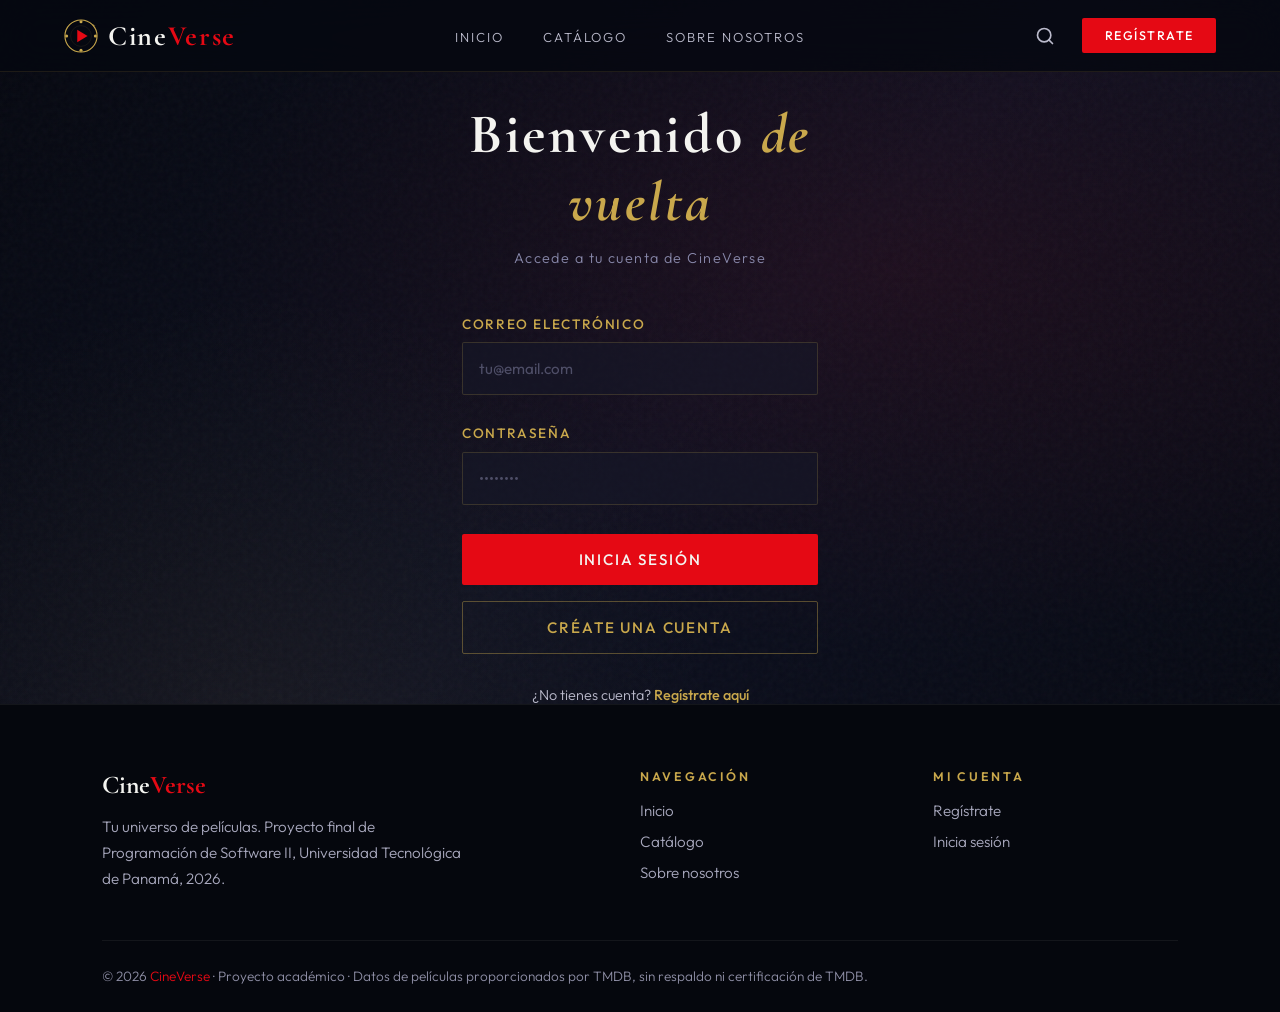
<file: src/main/webapp/perfil.html>
<!DOCTYPE html>
<html lang="es">
<head>
  <meta charset="UTF-8">
  <meta name="viewport" content="width=device-width, initial-scale=1.0">
  <title>Mi Perfil — CineVerse</title>
  <link rel="preconnect" href="https://fonts.googleapis.com">
  <link href="https://fonts.googleapis.com/css2?family=Cormorant+Garamond:ital,wght@0,300;0,400;0,600;0,700;1,300;1,400&family=Outfit:wght@300;400;500;600&display=swap" rel="stylesheet">
  <style>
    /* Reset general y variables de color/tipografía usadas en toda la página */
    *, *::before, *::after { margin: 0; padding: 0; box-sizing: border-box; }

    /* Variables de toda la web: paleta de colores y tipografías */
    :root {
      --red:      #E50914; /* Rojo principal de acento (botones, alertas, marca) */
      --red-dim:  #8B0000; /* Rojo oscuro/apagado para variantes hover o sombreado */
      --gold:     #C9A84C; /* Dorado principal (bordes, detalles premium) */
      --gold-lt:  #F0D080; /* Dorado claro (hover, brillos) */
      --bg:       #060810; /* Fondo principal, casi negro */
      --bg2:      #0D0F1A; /* Fondo secundario, un poco más claro */
      --bg3:      #12142200; /* Fondo terciario, con canal alpha en 00 (transparente) */
      --surface:  #161828; /* Color de superficie para tarjetas/paneles */
      --surface2: #1E2038; /* Superficie secundaria, un tono más claro */
      --white:    #F4F4F0; /* Blanco cálido para texto principal */
      --gray:     #8888AA; /* Gris para texto secundario */
      --gray-lt:  #BBBBCC; /* Gris claro para texto terciario o placeholders */
      --font-display: 'Cormorant Garamond', serif; /* Tipografía para títulos (serif elegante) */
      --font-body:    'Outfit', sans-serif; /* Tipografía para cuerpo de texto (sans-serif) */
    }

    /* Hace un desplazamiento suave al hacer clic a una seccion de la misma página */
    html { scroll-behavior: smooth; }

    /* Estilos base del body de la página */
    body {
      background: var(--bg);
      color: var(--white);
      font-family: var(--font-body);
      font-weight: 300;
      overflow-x: hidden;
    }

    /* Capa de ruido sutil para dar textura al fondo */
    body::before {
      content: '';
      position: fixed; inset: 0;
      background-image: url("data:image/svg+xml,%3Csvg viewBox='0 0 200 200' xmlns='http://www.w3.org/2000/svg'%3E%3Cfilter id='n'%3E%3CfeTurbulence type='fractalNoise' baseFrequency='0.9' numOctaves='4' stitchTiles='stitch'/%3E%3C/filter%3E%3Crect width='100%25' height='100%25' filter='url(%23n)' opacity='1'/%3E%3C/svg%3E");
      opacity: 0.035;
      pointer-events: none;
      z-index: 0;
    }

    /* Barra de navegacion centrada */
    nav {
      position: fixed; top: 0; left: 0; right: 0;
      z-index: 1000;
      padding: 0 5%;
      height: 72px;
      display: flex; align-items: center; justify-content: space-between;
      transition: background 0.5s, backdrop-filter 0.5s, border-color 0.5s;
      border-bottom: 1px solid transparent;
      background: rgba(6,8,16,0.85);
      backdrop-filter: blur(20px);
      border-color: rgba(201,168,76,0.12);
    }

    /* Titulo "CineVerse" a la izquierda de la barra de navegacion */
    .nav-logo {
      font-family: var(--font-display);
      font-size: 1.9rem;
      font-weight: 700;
      letter-spacing: 0.12em;
      color: var(--white);
      text-decoration: none;
      display: flex; align-items: center; gap: 10px;
    }
    .nav-logo span { color: var(--red); } /* La palabra "Verse" se resalta en rojo */

    /* Lista de enlaces de navegación (Home, Catálogo y Sobre Nosotros) */
    .nav-links {
      display: flex; align-items: center; gap: 2.5rem;
      list-style: none;
    }
    /* Estilos de las listas de enlaces de navegación */
    .nav-links a {
      color: var(--gray-lt);
      text-decoration: none;
      font-size: 0.82rem;
      letter-spacing: 0.15em;
      text-transform: uppercase;
      position: relative;
      transition: color 0.3s;
    }
    /* Línea dorada que aparece debajo del enlace al pasar el mouse */
    .nav-links a::after {
      content: '';
      position: absolute; bottom: -4px; left: 0;
      width: 0; height: 1px;
      background: var(--gold);
      transition: width 0.35s ease;
    }
    .nav-links a:hover { color: var(--white); }
    .nav-links a:hover::after { width: 100%; }

    /* Botón rojo de acción en la navbar (no se usa en esta página) */
    .nav-cta {
      background: var(--red);
      color: var(--white) !important;
      padding: 0.5rem 1.4rem;
      border-radius: 2px;
      letter-spacing: 0.12em;
      transition: background 0.3s, transform 0.2s !important;
      cursor: pointer;
      border: none;
    }
    .nav-cta::after { display: none !important; }
    .nav-cta:hover { background: #ff1a26 !important; transform: translateY(-1px); }

    /* Contenedor principal: cabecera de perfil + pestañas de favoritos/configuración */
    main {
      padding: 100px 5% 50px;
      position: relative;
      z-index: 1;
      max-width: 1400px;
      margin: 0 auto;
    }

    /* Cabecera de perfil: avatar + nombre + estadísticas + botones */
    .profile-header {
      display: grid;
      grid-template-columns: 200px 1fr;
      gap: 3rem;
      align-items: center;
      margin-bottom: 4rem;
      padding-bottom: 3rem;
      border-bottom: 1px solid rgba(201, 168, 76, 0.1);
      animation: slideUp 0.8s ease;
    }

    /* Animación de aparición de la cabecera de perfil */
    @keyframes slideUp {
      from { opacity: 0; transform: translateY(20px); }
      to   { opacity: 1; transform: translateY(0); }
    }

    /* Avatar circular con emoji de usuario por defecto */
    .profile-avatar {
      width: 200px;
      height: 200px;
      background: linear-gradient(135deg, rgba(229, 9, 20, 0.2), rgba(201, 168, 76, 0.1));
      border: 2px solid rgba(201, 168, 76, 0.3);
      border-radius: 4px;
      display: flex;
      align-items: center;
      justify-content: center;
      font-size: 4rem;
    }
    
    /* Informacion del perfil */
    .profile-info h1 {
      font-family: var(--font-display);
      font-size: clamp(2rem, 5vw, 3.5rem);
      font-weight: 700;
      margin-bottom: 0.5rem;
      letter-spacing: 0.05em;
    }

    /* Resalta el nombre de usuario en dorado y cursiva */
    .profile-info h1 em {
      color: var(--gold);
      font-style: italic;
    }
    
    /* Email del usuario mostrado en el perfil */
    .profile-email {
      color: var(--gray);
      font-size: 1rem;
      letter-spacing: 0.1em;
      margin-bottom: 1.5rem;
    }

    /* Fila de estadísticas (cantidad de favoritos) */
    .profile-stats {
      display: flex;
      gap: 3rem;
      margin-bottom: 2rem;
      flex-wrap: wrap;
    }

    /* Contenedor de número y etiqueta de los favoritos */
    .stat {
      display: flex;
      flex-direction: column;
      gap: 0.3rem;
    }
    
    /* Número destacado en color dorado */
    .stat-number {
      font-family: var(--font-display);
      font-size: 2rem;
      font-weight: 700;
      color: var(--gold);
    }

    /* Etiqueta descriptiva debajo del número (Peliculas en favoritos) */
    .stat-label {
      font-size: 0.85rem;
      letter-spacing: 0.12em;
      text-transform: uppercase;
      color: var(--gray);
    }

    /* Botones "Ver Favoritos" y "Configuración" */
    .profile-actions {
      display: flex;
      gap: 1rem;
      flex-wrap: wrap;
    }

    /* Botón rojo principal (Ver Favoritos) */
    .btn-primary {
      padding: 0.8rem 1.8rem;
      background: var(--red);
      color: var(--white);
      border: none;
      border-radius: 2px;
      font-family: var(--font-body);
      font-size: 0.9rem;
      letter-spacing: 0.1em;
      cursor: pointer;
      transition: all 0.3s ease;
      font-weight: 500;
    }

     /* Efecto del boton rojo principal (Ver Favoritos) */
    .btn-primary:hover {
      background: #ff1a26;
      transform: translateY(-2px);
    }

    /* Botón secundario con borde dorado (Configuracion) */
    .btn-secondary {
      padding: 0.8rem 1.8rem;
      background: transparent;
      color: var(--gray-lt);
      border: 1px solid rgba(201, 168, 76, 0.3);
      border-radius: 2px;
      font-family: var(--font-body);
      font-size: 0.9rem;
      letter-spacing: 0.1em;
      cursor: pointer;
      transition: all 0.3s ease;
      font-weight: 500;
    }

    /* Botón secundario con borde dorado (Configuracion) */
    .btn-secondary:hover {
      border-color: var(--gold);
      color: var(--white);
      background: rgba(201, 168, 76, 0.1);
    }

    /* Pestañas "Mis Favoritos" y "Configuración" */
    .tabs {
      display: flex;
      gap: 2rem;
      margin-bottom: 3rem;
      border-bottom: 1px solid rgba(201, 168, 76, 0.1);
      animation: slideUp 0.8s ease 0.1s forwards;
      opacity: 0;
    }

    .tab-btn {
      padding: 1rem 0;
      background: none;
      border: none;
      color: var(--gray);
      font-family: var(--font-body);
      font-size: 0.95rem;
      letter-spacing: 0.1em;
      text-transform: uppercase;
      cursor: pointer;
      position: relative;
      transition: color 0.3s ease;
      font-weight: 500;
    }

    /* Línea roja debajo de la pestaña activa */
    .tab-btn::after {
      content: '';
      position: absolute;
      bottom: -1px;
      left: 0;
      width: 0;
      height: 2px;
      background: var(--red);
      transition: width 0.3s ease;
    }

    .tab-btn:hover { color: var(--white); }
    .tab-btn.active { color: var(--white); }
    .tab-btn.active::after { width: 100%; }

    /* Contenido de cada pestaña, oculto salvo que tenga la clase "active" */
    .tab-content {
      display: none;
      animation: fadeIn 0.5s ease;
    }

    .tab-content.active { display: block; }

    /* Animación de aparición al cambiar de pestaña */
    @keyframes fadeIn {
      from { opacity: 0; }
      to   { opacity: 1; }
    }

    /* Cuadricula de tarjetas de películas favoritas */
    .favorites-grid {
      display: grid;
      grid-template-columns: repeat(auto-fill, minmax(200px, 1fr));
      gap: 2rem;
      margin-bottom: 3rem;
    }

    /* Tarjeta individual de favorito, con animación de entrada */
    .fav-card {
      position: relative;
      cursor: pointer;
      animation: cardReveal 0.6s ease forwards;
      opacity: 0;
    }

    /* Animación de las tarjetas de favoritos deslizándose hacia arriba */
    @keyframes cardReveal {
      from { opacity: 0; transform: translateY(20px); }
      to   { opacity: 1; transform: translateY(0); }
    }

    /* Imagenes de las tarjetas de los favoritos */
    .fav-card img {
      width: 100%;
      height: 280px;
      object-fit: cover;
      border-radius: 2px;
      transition: all 0.3s ease;
      display: block;
    }

    /* Título de la película, limitado a 2 líneas */
    .fav-title {
      margin-top: 0.8rem;
      font-family: var(--font-display);
      font-size: 1rem;
      font-weight: 600;
      display: -webkit-box;
      -webkit-line-clamp: 2;
      line-clamp: 2;
      -webkit-box-orient: vertical;
      overflow: hidden;
    }

    /* Mensaje mostrado cuando no hay películas favoritas */
    .empty-state {
      text-align: center;
      padding: 3rem;
      color: var(--gray);
    }

    /* Mensaje mas pequeño mostrado cuando no hay películas favoritas */
    .empty-state h3 {
      font-family: var(--font-display);
      font-size: 2rem;
      margin-bottom: 1rem;
      color: var(--gold);
    }

    /* Pestaña de configuración: zona de "Peligro" (eliminar cuenta) */
    .settings-form { max-width: 600px; }

    /* Color del boton (Eliminar) */
    .setting-group {
      margin-bottom: 2rem;
      padding-bottom: 2rem;
      border-bottom: 1px solid rgba(201, 168, 76, 0.1);
      animation: slideUp 0.8s ease forwards;
      opacity: 0;
    }

    /* Efecto del boton (Eliminar) */
    .setting-group:nth-child(1) { animation-delay: 0.2s; }

    .setting-group h3 {
      font-family: var(--font-display);
      font-size: 1.3rem;
      margin-bottom: 1rem;
      color: var(--gold);
    }

    /* Fila con la etiqueta de la opción y botón  */
    .setting-item {
      display: flex;
      align-items: center;
      justify-content: space-between;
      margin-bottom: 1.5rem;
      padding: 1rem;
      background: rgba(22, 24, 40, 0.3);
      border-radius: 2px;
    }

    .setting-label {
      display: flex;
      flex-direction: column;
      gap: 0.3rem;
    }

    .setting-label strong { color: var(--white); font-weight: 500; }
    .setting-label small  { color: var(--gray); font-size: 0.85rem; }

  /* Modal de confirmación para eliminar la cuenta: pide escribir frase exacta */
     /* Fondo oscuro que cubre toda la pantalla, oculto por defecto */
    .delete-modal-overlay {
      display: none;
      position: fixed; inset: 0;
      background: rgba(0,0,0,0.85);
      z-index: 9000;
      align-items: center;
      justify-content: center;
    }

    /* Muestra el overlay (capa) cuando presiona el boton de eliminar */
    .delete-modal-overlay.open {
      display: flex;
    }

    /* Caja central del modal de confirmación de borrado */
    .delete-modal-box {
      background: #0D0F1A;
      border: 1px solid rgba(229, 9, 20, 0.4);
      border-radius: 6px;
      padding: 2.5rem;
      max-width: 440px;
      width: 90%;
      box-shadow: 0 0 40px rgba(229, 9, 20, 0.15);
      animation: slideUp 0.4s ease;
    }

    /* Título del modal en color rojo */
    .delete-modal-box h2 {
      font-family: var(--font-display);
      font-size: 1.8rem;
      color: var(--red);
      margin-bottom: 0.5rem;
      letter-spacing: 0.05em;
    }

    /* Descripcion del modal */
    .delete-modal-box p {
      color: var(--gray-lt);
      font-size: 0.95rem;
      margin-bottom: 1.5rem;
      line-height: 1.6;
    }

    /* Resaltado de palabras clave dentro del texto */
    .delete-modal-box p strong { color: var(--white); }
    .delete-modal-box p .keyword { color: var(--red); font-weight: 600; }

    /* Campo donde el usuario escribe la frase de confirmación */
    .delete-modal-input {
      width: 100%;
      padding: 0.85rem 1rem;
      background: rgba(255,255,255,0.05);
      border: 1px solid rgba(201, 168, 76, 0.25);
      border-radius: 3px;
      color: var(--white);
      font-family: var(--font-body);
      font-size: 0.95rem;
      outline: none;
      margin-bottom: 1.5rem;
      transition: border-color 0.3s;
    }

    /* Borde rojo cuando el texto escrito coincide con la frase exacta */
    .delete-modal-input.valid {
      border-color: rgba(229, 9, 20, 0.6);
    }

    /* Texto que muestra el campo (lo que debes escribir) */
    .delete-modal-input::placeholder { color: var(--gray); }

    .delete-modal-actions {
      display: flex;
      gap: 1rem;
    }

    /* Botón de confirmar eliminación: deshabilitado hasta escribir la frase */
    .btn-confirm-delete {
      flex: 1;
      padding: 0.85rem;
      background: var(--red);
      color: white;
      border: none;
      border-radius: 3px;
      font-family: var(--font-body);
      font-size: 0.9rem;
      letter-spacing: 0.1em;
      cursor: not-allowed;
      opacity: 0.4;
      transition: all 0.3s;
      font-weight: 500;
    }

    /* Se habilita cuando el input contiene la frase exacta de confirmación */
    .btn-confirm-delete.enabled {
      opacity: 1;
      cursor: pointer;
    }

    /* Efecto del boton cuando pasa el mouse por encima */
    .btn-confirm-delete.enabled:hover {
      background: #ff1a26;
      transform: translateY(-1px);
    }

    /* Botón de cancelar y cerrar el modal */
    .btn-cancel-delete {
      flex: 1;
      padding: 0.85rem;
      background: transparent;
      color: var(--gray-lt);
      border: 1px solid rgba(201, 168, 76, 0.3);
      border-radius: 3px;
      font-family: var(--font-body);
      font-size: 0.9rem;
      letter-spacing: 0.1em;
      cursor: pointer;
      transition: all 0.3s;
      font-weight: 500;
    }

    /* Efecto del boton de cancelar */
    .btn-cancel-delete:hover {
      border-color: var(--gold);
      color: var(--white);
      background: rgba(201, 168, 76, 0.08);
    }

    /* Pie de página con menú secundario, copyright y logout */
    footer {
      background: rgba(6, 8, 16, 0.5);
      border-top: 1px solid rgba(201, 168, 76, 0.1);
      padding: 2rem;
      text-align: center;
      color: var(--gray);
      font-size: 0.85rem;
      position: relative;
      z-index: 1;
      margin-top: 4rem;
    }

    footer a {
      color: var(--gold);
      text-decoration: none;
      transition: color 0.3s ease;
    }

    footer a:hover { color: var(--white); }

/* Botón de cerrar sesión - redirige al loggin */
.logout-btn:hover { color: var(--red) !important; border-color: var(--red) !important; }

/* Ícono de búsqueda que enlaza a Google.com en la barra de navegacion */
.nav-search {
  color: var(--gray-lt);
  text-decoration: none;
  display: flex;
  align-items: center;
  transition: color 0.3s;
}
.nav-search:hover { color: var(--gold); }
.nav-search svg { width: 20px; height: 20px; }

/* Ícono de redes sociales en la barra de navegacion */
.nav-social { display: flex; align-items: center; gap: 0.9rem; margin-left: 1.5rem; margin-right: 0.6rem; }
.nav-social a { color: #BBBBCC; display: flex; transition: color 0.3s; }
.nav-social a:hover { color: var(--gold); }
.nav-social svg { width: 18px; height: 18px; }
  
    /* ---- Responsivo del perfil ---- */
    @media (max-width: 760px) {
      main { padding: 96px 5% 40px; }
      .profile-header { grid-template-columns: 1fr; gap: 1.5rem; text-align: center; justify-items: center; }
      .profile-avatar { width: 120px; height: 120px; font-size: 3rem; }
      .profile-stats, .profile-actions { justify-content: center; flex-wrap: wrap; }
      .tabs { overflow-x: auto; }
      .favorites-grid { grid-template-columns: repeat(2, 1fr); gap: 1rem; }
      .setting-item { flex-direction: column; align-items: flex-start; gap: 1rem; }
    }

    /* ---- Tarjetas de favoritos ---- */
    .favorites-grid .movie-card {
      background: var(--surface, #0D0F1A); border: 1px solid rgba(255,255,255,0.06);
      border-radius: 6px; overflow: hidden; display: flex; flex-direction: column;
      transition: border-color 0.3s, transform 0.3s;
    }
    .favorites-grid .movie-card:hover { border-color: rgba(201,168,76,0.35); transform: translateY(-3px); }
    .favorites-grid .movie-card img { width: 100%; aspect-ratio: 2/3; object-fit: cover; display: block; }
    .favorites-grid .movie-info { padding: 0.9rem 1rem 1.1rem; display: flex; flex-direction: column; gap: 0.6rem; }
    .favorites-grid .movie-info h4 { font-family: var(--font-display); font-size: 1.1rem; font-weight: 600; line-height: 1.25; margin: 0; }
    .favorites-grid .movie-info button {
      align-self: flex-start; margin-top: 0 !important; padding: 0.45rem 1rem !important;
      background: transparent !important; color: #F2B8BB !important; border: 1px solid rgba(229,9,20,0.5) !important;
      border-radius: 2px; font-family: var(--font-body); font-size: 0.75rem; letter-spacing: 0.12em; text-transform: uppercase; cursor: pointer;
      transition: background 0.3s, color 0.3s;
    }
    .favorites-grid .movie-info button:hover { background: var(--red, #E50914) !important; color: #fff !important; }
</style>
<link rel="stylesheet" href="assets/css/cineverse-ui.css">
</head>
<body>

<!--  BARRA DE NAVEGACION SUPERIOR -->
<!-- Barra de navegación principal -->
<nav id="navbar">
  <a href="index.html" class="nav-logo" aria-label="CineVerse, ir al inicio">
    <img src="data:image/svg+xml,%3Csvg width='34' height='34' viewBox='0 0 36 36' fill='none' xmlns='http://www.w3.org/2000/svg'%3E%3Ccircle cx='18' cy='18' r='17' stroke='%23C9A84C' stroke-width='1.2'/%3E%3Ccircle cx='18' cy='18' r='11' stroke='%23C9A84C' stroke-width='0.5' opacity='0.2'/%3E%3Ccircle cx='18' cy='2.8' r='1.6' fill='%23C9A84C'/%3E%3Ccircle cx='18' cy='33.2' r='1.6' fill='%23C9A84C'/%3E%3Ccircle cx='2.8' cy='18' r='1.6' fill='%23C9A84C'/%3E%3Ccircle cx='33.2' cy='18' r='1.6' fill='%23C9A84C'/%3E%3Cpolygon points='14,11.5 14,24.5 25,18' fill='%23E50914'/%3E%3Cpath d='M31.5,5 L32,6.5 L33.5,7 L32,7.5 L31.5,9 L31,7.5 L29.5,7 L31,6.5 Z' fill='%23C9A84C' opacity='0.6'/%3E%3C/svg%3E" alt="" width="34" height="34">
    <b class="logo-word">Cine<span>Verse</span></b>
  </a>
  <ul class="nav-links" id="navLinks">
    <li><a href="index.html">Inicio</a></li>
    <li><a href="catalogo.html">Catálogo</a></li>
    <li><a href="SobreNosotros.html">Sobre nosotros</a></li>
  </ul>
  <div class="nav-actions">
    <a href="catalogo.html?buscar=1" class="nav-search" aria-label="Buscar películas" title="Buscar películas"><svg viewBox="0 0 24 24" fill="none" stroke="currentColor" stroke-width="2" stroke-linecap="round" stroke-linejoin="round" aria-hidden="true"><circle cx="11" cy="11" r="8"/><line x1="21" y1="21" x2="16.65" y2="16.65"/></svg></a>
    
    <button type="button" class="nav-toggle" aria-label="Abrir menú" aria-expanded="false" aria-controls="navLinks"><span></span><span></span><span></span></button>
  </div>
</nav>

<!-- PORTADA PRINCIPAL -->
<main>
  <div class="profile-header">
    <div class="profile-avatar">👤</div>
    <div class="profile-info">
      <h1>Hola, <em id="userName">Usuario</em></h1>
      <p class="profile-email" id="userEmail">usuario@email.com</p>

      <div class="profile-stats">
        <div class="stat">
          <div class="stat-number" id="favCount">0</div>
          <div class="stat-label">Películas en Favoritos</div>
        </div>
      </div>

      <div class="profile-actions">
        <button class="btn-primary" onclick="document.querySelector('[data-tab=favoritos]').click()">Ver Favoritos</button>
        <button class="btn-secondary" onclick="document.querySelector('[data-tab=configuracion]').click()">Configuración</button>
      </div>
    </div>
  </div>

  <!-- Botones para alternar entre "Mis Favoritos" y "Configuración" -->
  <div class="tabs">
    <button class="tab-btn active" data-tab="favoritos">Mis Favoritos</button>
    <button class="tab-btn" data-tab="configuracion">Configuración</button>
  </div>

  <!-- Pestaña Favoritos: el JS llena este cuadrilla con las películas del usuario -->
  <div class="tab-content active" data-content="favoritos">
    <div id="favoritesContainer" class="favorites-grid">
      <!-- Mensaje que se muestra cuando el usuario no tiene películas en favoritos -->
      <div class="empty-state">
        <h3>Aún no hay favoritos</h3>
        <p>Explora nuestro catálogo y añade películas a tus favoritos</p>
      </div>
    </div>
  </div>

  <!-- Pestaña Configuración: zona de "Peligro" para eliminar la cuenta -->
  <div class="tab-content" data-content="configuracion">
    <div class="settings-form">
      <div class="setting-group">
        <h3>Peligro</h3>
        <div class="setting-item">
          <div class="setting-label">
            <strong>Eliminar Cuenta</strong>
            <small>Esta acción no se puede deshacer</small>
          </div>
          <button class="btn-secondary" onclick="openDeleteModal()">Eliminar</button>
        </div>
      </div>
    </div>
  </div>

<!-- FOOTER INFERIOR Menú secundario de navegación, copyright y botón de cerrar sesión que redirige al loggin -->
</main>

<footer class="cv-footer">
  <div class="cv-footer-grid">
    <div>
      <a href="index.html" class="cv-footer-logo">Cine<span>Verse</span></a>
      <p>Tu universo de películas. Proyecto final de Programación de Software II, Universidad Tecnológica de Panamá, 2026.</p>
    </div>
    <div>
      <h4>Navegación</h4>
      <ul>
        <li><a href="index.html">Inicio</a></li>
        <li><a href="catalogo.html">Catálogo</a></li>
        <li><a href="SobreNosotros.html">Sobre nosotros</a></li>
      </ul>
    </div>
    <div>
      <h4>Mi cuenta</h4>
      <ul>
        <li class="cv-guest-only"><a href="registro.html">Regístrate</a></li>
        <li class="cv-guest-only"><a href="login.html">Inicia sesión</a></li>
        <li class="cv-user-only"><a href="perfil.html">Mi perfil</a></li>
        <li class="cv-user-only"><a href="perfil.html">Mis favoritos</a></li>
      </ul>
    </div>
  </div>
  <div class="cv-footer-bottom">
    <p>© 2026 <span>CineVerse</span> · Proyecto académico · Datos de películas proporcionados por TMDB, sin respaldo ni certificación de TMDB.</p>
    <a href="login.html" id="logoutBtnFooter" class="logout-btn cv-user-only">Cerrar sesión</a>
  </div>
</footer>
<script src="assets/js/cineverse-ui.js"></script>

<!-- Modal: Eliminar Cuenta -->
<div class="delete-modal-overlay" id="deleteModal">
  <div class="delete-modal-box">
    <h2>Eliminar Cuenta</h2>
    <p>
      Esta acción es <strong>permanente e irreversible</strong>.<br>
      Para confirmar, escribe exactamente:
      <span class="keyword">elimino mi cuenta</span>
    </p>
    <input
      type="text"
      id="deleteConfirmInput"
      class="delete-modal-input"
      placeholder="Escribe: elimino mi cuenta"
      oninput="checkDeleteInput()"
      autocomplete="off"
    />
    <div class="delete-modal-actions">
      <button class="btn-confirm-delete" id="confirmDeleteBtn" onclick="confirmDeleteAccount()" disabled>
        Eliminar mi cuenta
      </button>
      <button class="btn-cancel-delete" onclick="closeDeleteModal()">
        Cancelar
      </button>
    </div>
  </div>
</div>

<script>
// Esta página requiere sesión activa: si no hay token guardado, manda directo al login
const token = localStorage.getItem('token');
const user  = JSON.parse(localStorage.getItem('user') || 'null');

if (!token || !user) {
  window.location.href = 'login.html';
}

// Muestra el nombre y correo del usuario en la cabecera del perfil
document.getElementById('userName').textContent  = user.nombre || 'Usuario';
document.getElementById('userEmail').textContent = user.email  || '';

// Pide confirmación antes de cerrar sesión y borra los datos guardados en localStorage
document.getElementById('logoutBtnFooter').addEventListener('click', function(e) {
  e.preventDefault();
  if (confirm('¿Estás seguro de que deseas cerrar sesión?')) {
    localStorage.removeItem('token');
    localStorage.removeItem('user');
    window.location.href = 'login.html';
  }
});

// Alterna entre las pestañas "Mis Favoritos" y "Configuración"
document.querySelectorAll('.tab-btn').forEach(btn => {
  btn.addEventListener('click', () => {
    document.querySelectorAll('.tab-btn').forEach(b => b.classList.remove('active'));
    document.querySelectorAll('.tab-content').forEach(c => c.classList.remove('active'));
    btn.classList.add('active');
    document.querySelector(`[data-content="${btn.dataset.tab}"]`).classList.add('active');
  });
});

// Pide al servlet la lista de favoritos del usuario y dibuja las tarjetas
async function loadFavorites() {
  try {
    if (!user) { window.location.href = 'login.html'; return; }

    // Pide al servlet favoritos.jsp la lista de películas guardadas por el usuario
    const response  = await fetch('api/favoritos.jsp?usuarioId=' + user.id);
    const favorites = await response.json();

    if (!Array.isArray(favorites) || favorites.length === 0) {
      document.getElementById('favCount').textContent = 0;
      // Sin favoritos: muestra el mensaje de "No hay películas favoritas"
      document.getElementById('favoritesContainer').innerHTML = `
        <div class="empty-state" style="grid-column:1/-1">
          <h3>Aún no tienes películas favoritas</h3>
          <p>Explora el catálogo y toca el corazón de las que quieras guardar.</p>
          <a href="catalogo.html" class="btn-primary" style="display:inline-block;margin-top:1.4rem;text-decoration:none;">Ir al catálogo</a>
        </div>
      `;
      return;
    }

    document.getElementById('favoritesContainer').innerHTML = '';
    document.getElementById('favCount').textContent = favorites.length;

    // Tarjetas con el estilo compartido; el corazón lleno quita la película de favoritos
    const grid = document.getElementById('favoritesContainer');
    grid.innerHTML = favorites.map(f => CV.cardHTML(f, { fav: true })).join('');
    CV.bindCards(grid, { onRemoved: () => loadFavorites() });

  } catch (error) {
    console.error('Error loading favorites:', error);
  }
}

// Envía POST con action 'remove' a favoritos.jsp: elimina el favorito al que se le presione el boton de eliminar.
async function removeFavorite(movieId, movieTitle) {
  try {
    const response = await fetch('api/favoritos.jsp', {
      method: 'POST',
      headers: { 'Content-Type': 'application/json' },
      body: JSON.stringify({ usuarioId: user.id, movieId: movieId, action: 'remove' })
    });
    const data = await response.json().catch(() => ({}));
    if (response.ok) {
      alert(`"${movieTitle}" ELIMINADA CORRECTAMENTE`);
      loadFavorites();
    } else {
      console.error('[removeFavorite] status:', response.status, data);
      alert('No se pudo eliminar: ' + (data.message || response.status));
    }
  } catch (error) {
    console.error('[removeFavorite] Error:', error);
    alert('Error al conectar con el servidor');
  }
}

// Controla el modal de eliminar cuenta: solo se habilita el botón si el usuario
// escribe exactamente la frase de confirmación
// Abre el modal y reinicia el campo de confirmación
function openDeleteModal() {
  const modal = document.getElementById('deleteModal');
  const input = document.getElementById('deleteConfirmInput');
  const btn   = document.getElementById('confirmDeleteBtn');

  input.value = '';
  input.classList.remove('valid');
  btn.disabled = true;
  btn.classList.remove('enabled');

  modal.classList.add('open');
  setTimeout(() => input.focus(), 150);
}

// Cierra el modal sin eliminar nada
function closeDeleteModal() {
  document.getElementById('deleteModal').classList.remove('open');
  document.getElementById('deleteConfirmInput').value = '';
}

// Habilita el botón de eliminar solo si el texto escrito coincide exactamente
function checkDeleteInput() {
  const val   = document.getElementById('deleteConfirmInput').value.trim().toLowerCase();
  const btn   = document.getElementById('confirmDeleteBtn');
  const input = document.getElementById('deleteConfirmInput');

  if (val === 'elimino mi cuenta') { // Texto que se debe escribir exactamente para eliminar cuenta.
    btn.disabled = false;
    btn.classList.add('enabled');
    input.classList.add('valid');
  } else {
    btn.disabled = true;
    btn.classList.remove('enabled');
    input.classList.remove('valid');
  }
}

// Envía la solicitud al servlet cuenta.jsp para borrar la cuenta del usuario
async function confirmDeleteAccount() {
  try {
    console.log('[DELETE] usuarioId:', user.id);
    console.log('[DELETE] URL:', `api/cuenta.jsp?usuarioId=${user.id}`);

    // Se usa POST porque Tomcat no deja que un JSP reciba el método DELETE (daba error 405)
    const response = await fetch(`api/cuenta.jsp?usuarioId=${user.id}`, {
      method: 'POST'
    });

    console.log('[DELETE] status:', response.status);
    const texto = await response.text();
    console.log('[DELETE] respuesta:', texto);

    if (response.ok) {
      // Cuenta eliminada: limpia la sesión y redirige al inicio
      closeDeleteModal();
      localStorage.removeItem('token');
      localStorage.removeItem('user');
      window.location.href = 'index.html';
    } else {
      alert('Error ' + response.status + ': ' + texto);
    }
  } catch (error) {
    console.error('[DELETE] Error:', error);
    alert('Error de conexión: ' + error.message);
  }
}

// Si el clic fue en el fondo oscuro y no en la caja del modal, se cierra la ventana del modal.
document.getElementById('deleteModal').addEventListener('click', function(e) {
  if (e.target === this) closeDeleteModal();
});

// Carga los favoritos al abrir la página.
loadFavorites();
</script>

</body>
</html>
</file>
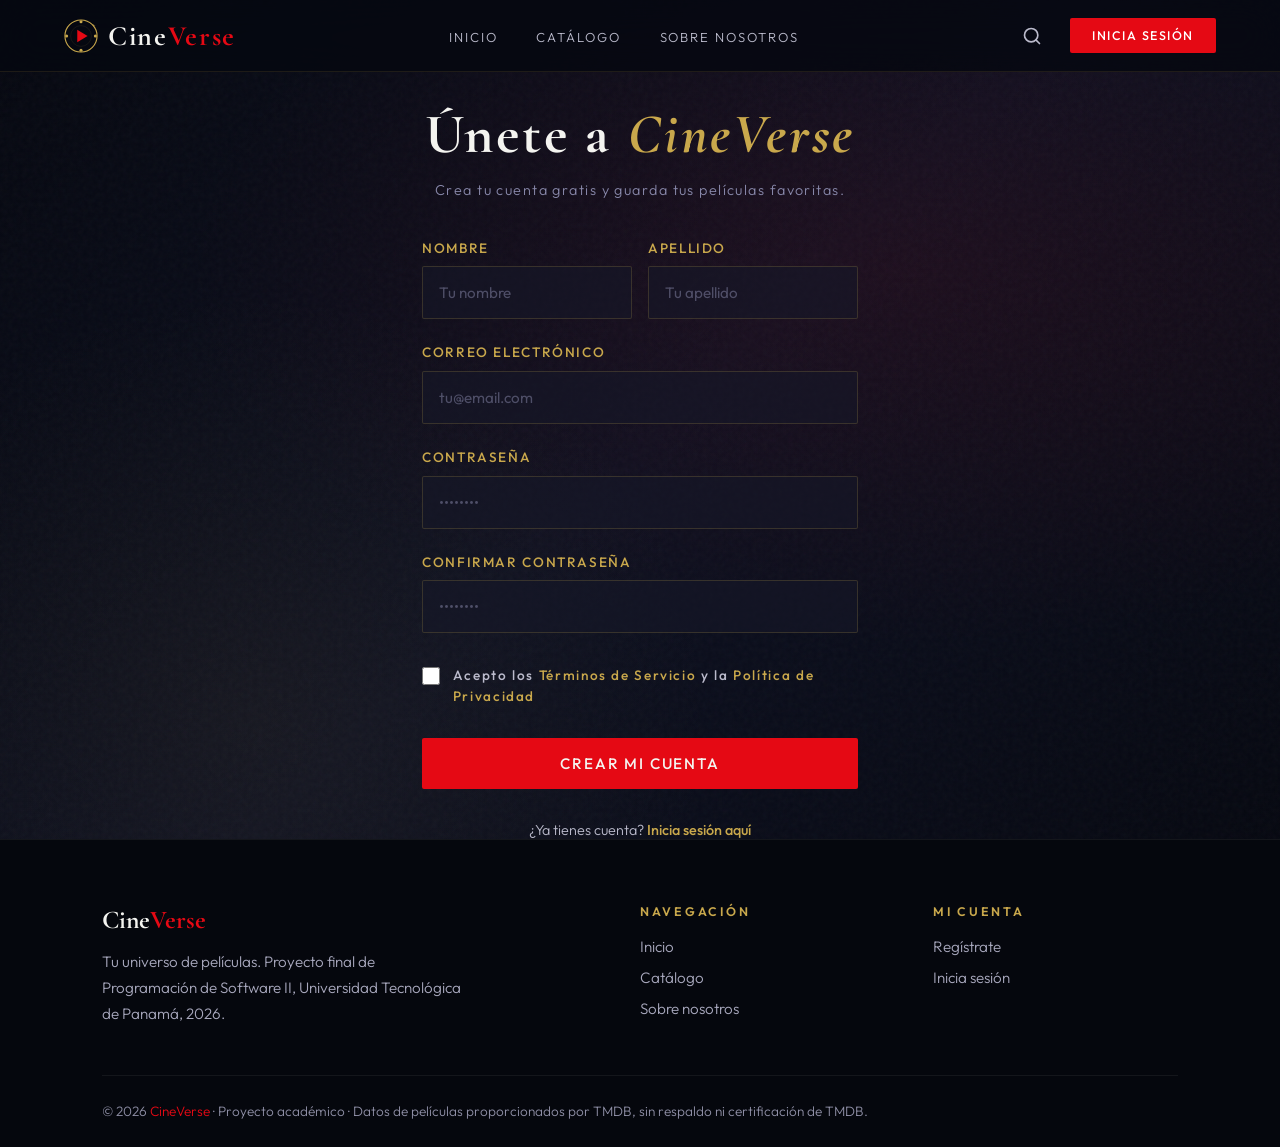
<file: src/main/webapp/registro.html>
<!DOCTYPE html>
<html lang="es">
<head>
  <meta charset="UTF-8">
  <meta name="viewport" content="width=device-width, initial-scale=1.0">
  <title>Crear Cuenta — CineVerse</title>
  <link rel="preconnect" href="https://fonts.googleapis.com">
  <link href="https://fonts.googleapis.com/css2?family=Cormorant+Garamond:ital,wght@0,300;0,400;0,600;0,700;1,300;1,400&family=Outfit:wght@300;400;500;600&display=swap" rel="stylesheet">
  <style>
    /* Reset general y variables de color/tipografía reutilizadas en toda la página */
    *, *::before, *::after { margin: 0; padding: 0; box-sizing: border-box; }

    /* Variables de toda la web: paleta de colores y tipografías */
    :root {
      --red:      #E50914; /* Rojo principal de acento (botones, alertas, marca) */
      --red-dim:  #8B0000; /* Rojo oscuro/apagado para variantes hover o sombreado */
      --gold:     #C9A84C; /* Dorado principal (bordes, detalles premium) */
      --gold-lt:  #F0D080; /* Dorado claro (hover, brillos) */
      --bg:       #060810; /* Fondo principal, casi negro */
      --bg2:      #0D0F1A; /* Fondo secundario, un poco más claro */
      --bg3:      #12142200; /* Fondo terciario, con canal alpha en 00 (transparente) */
      --surface:  #161828; /* Color de superficie para tarjetas/paneles */
      --surface2: #1E2038; /* Superficie secundaria, un tono más claro */
      --white:    #F4F4F0; /* Blanco cálido para texto principal */
      --gray:     #8888AA; /* Gris para texto secundario */
      --gray-lt:  #BBBBCC; /* Gris claro para texto terciario o placeholders */
      --font-display: 'Cormorant Garamond', serif; /* Tipografía para títulos (serif elegante) */
      --font-body:    'Outfit', sans-serif; /* Tipografía para cuerpo de texto (sans-serif) */
    }

    /* Hace un desplazamiento suave al hacer clic a una seccion de la misma página */
    html { scroll-behavior: smooth; }

    /* Estilos base del body de la página */
    body {
      background: var(--bg);
      color: var(--white);
      font-family: var(--font-body);
      font-weight: 300;
      overflow-x: hidden;
      min-height: 100vh;
      display: flex;
      flex-direction: column;
    }

    /* Capa de ruido sutil sobre toda la pantalla para dar textura de grano de película */
    body::before {
      content: '';
      position: fixed; inset: 0;
      background-image: url("data:image/svg+xml,%3Csvg viewBox='0 0 200 200' xmlns='http://www.w3.org/2000/svg'%3E%3Cfilter id='n'%3E%3CfeTurbulence type='fractalNoise' baseFrequency='0.9' numOctaves='4' stitchTiles='stitch'/%3E%3C/filter%3E%3Crect width='100%25' height='100%25' filter='url(%23n)' opacity='1'/%3E%3C/svg%3E");
      opacity: 0.035;
      pointer-events: none;
      z-index: 0;
    }

    /* Navbar fija con fondo oscuro y blur, igual en todas las páginas secundarias */
    nav {
      position: fixed; top: 0; left: 0; right: 0;
      z-index: 1000;
      padding: 0 5%;
      height: 72px;
      display: flex; align-items: center; justify-content: space-between;
      transition: background 0.5s, backdrop-filter 0.5s, border-color 0.5s;
      border-bottom: 1px solid transparent;
      background: rgba(6,8,16,0.85);
      backdrop-filter: blur(20px);
      border-color: rgba(201,168,76,0.12);
    }

    /* Logo "CineVerse" a la izquierda de la navbar */
    .nav-logo {
      font-family: var(--font-display);
      font-size: 1.9rem;
      font-weight: 700;
      letter-spacing: 0.12em;
      color: var(--white);
      text-decoration: none;
      display: flex; align-items: center; gap: 10px;
    }
    .nav-logo span { color: var(--red); } /* La palabra "Verse" se resalta en rojo */

    /* Lista de enlaces de navegación (Home y Sobre Nosotros) */
    .nav-links {
      display: flex; align-items: center; gap: 2.5rem;
      list-style: none;
    }
    .nav-links a {
      color: var(--gray-lt);
      text-decoration: none;
      font-size: 0.82rem;
      letter-spacing: 0.15em;
      text-transform: uppercase;
      position: relative;
      transition: color 0.3s;
    }
    /* Línea dorada que aparece debajo del enlace al pasar el mouse */
    .nav-links a::after {
      content: '';
      position: absolute; bottom: -4px; left: 0;
      width: 0; height: 1px;
      background: var(--gold);
      transition: width 0.35s ease;
    }
    .nav-links a:hover { color: var(--white); }
    .nav-links a:hover::after { width: 100%; }

    /* Botón rojo de "Inicia Sesión" en la navbar */
    .nav-cta {
      background: var(--red);
      color: var(--white) !important;
      padding: 0.5rem 1.4rem;
      border-radius: 2px;
      letter-spacing: 0.12em;
      transition: background 0.3s, transform 0.2s !important;
      cursor: pointer;
    }
    .nav-cta::after { display: none !important; }
    .nav-cta:hover { background: #ff1a26 !important; transform: translateY(-1px); }

    /* Centra el formulario verticalmente, dejando espacio para el navbar fijo */
    main {
      flex: 1;
      display: flex;
      align-items: center;
      justify-content: center;
      padding-top: 100px;
      position: relative;
      z-index: 1;
    }

    /* Animated background gradient */
    .bg-gradient {
      position: fixed;
      top: 0; left: 0; right: 0; bottom: 0;
      background:
        radial-gradient(ellipse 80% 60% at 70% 30%, rgba(229,9,20,0.08) 0%, transparent 70%),
        radial-gradient(ellipse 60% 80% at 20% 80%, rgba(201,168,76,0.06) 0%, transparent 60%),
        linear-gradient(135deg, #060810 0%, #0D1020 50%, #060810 100%);
      pointer-events: none;
      z-index: -1;
    }

    /* Tarjeta del formulario de registro, más ancha que la de login por tener más campos */
    .registro-container {
      width: 100%;
      max-width: 500px;
      padding: 0 2rem;
      animation: formReveal 0.8s ease 0.2s forwards;
      opacity: 0;
    }

    /* Animación de aparición del formulario */
    @keyframes formReveal {
      from { opacity: 0; transform: translateY(20px); }
      to   { opacity: 1; transform: translateY(0); }
    }

    /* Encabezado del formulario: título y subtítulo */
    .form-header {
      text-align: center;
      margin-bottom: 2.5rem;
    }

    .form-header h1 {
      font-family: var(--font-display);
      font-size: clamp(2.5rem, 6vw, 3.5rem);
      font-weight: 700;
      margin-bottom: 0.8rem;
      letter-spacing: 0.05em;
    }

    /* Resalta "CineVerse" en dorado y cursiva */
    .form-header h1 em {
      color: var(--gold);
      font-style: italic;
    }

    .form-header p {
      color: var(--gray);
      font-size: 0.9rem;
      letter-spacing: 0.1em;
    }

    /* Cada grupo label + input, con animación escalonada de entrada */
    .form-group {
      margin-bottom: 1.5rem;
      animation: slideUp 0.6s ease forwards;
      opacity: 0;
    }

    /* Retraso escalonado para que los 5 campos no aparezcan todos a la vez */
    .form-group:nth-child(1) { animation-delay: 0.3s; }
    .form-group:nth-child(2) { animation-delay: 0.35s; }
    .form-group:nth-child(3) { animation-delay: 0.4s; }
    .form-group:nth-child(4) { animation-delay: 0.45s; }
    .form-group:nth-child(5) { animation-delay: 0.5s; }

    /* Animación de los campos del formulario deslizándose hacia arriba */
    @keyframes slideUp {
      from { opacity: 0; transform: translateY(15px); }
      to   { opacity: 1; transform: translateY(0); }
    }

    /* Etiqueta dorada encima de cada campo */
    label {
      display: block;
      margin-bottom: 0.6rem;
      font-size: 0.85rem;
      letter-spacing: 0.12em;
      text-transform: uppercase;
      color: var(--gold);
      font-weight: 500;
    }

    /* Campos de texto: nombre, apellido, email, contraseñas */
    input[type="text"],
    input[type="email"],
    input[type="password"],
    input[type="date"] {
      width: 100%;
      padding: 1rem;
      background: rgba(22, 24, 40, 0.6);
      border: 1px solid rgba(201, 168, 76, 0.2);
      border-radius: 2px;
      color: var(--white);
      font-family: var(--font-body);
      font-size: 0.95rem;
      transition: all 0.3s ease;
      outline: none;
    }

    input::placeholder {
      color: rgba(136, 136, 170, 0.5);
    }

    /* Efecto al enfocar un campo: borde dorado y resplandor rojo sutil */
    input:focus {
      background: rgba(22, 24, 40, 0.8);
      border-color: rgba(201, 168, 76, 0.5);
      box-shadow: 0 0 20px rgba(229, 9, 20, 0.1);
    }

    /* Fila de dos columnas: Nombre y Apellido lado a lado */
    .form-row {
      display: grid;
      grid-template-columns: 1fr 1fr;
      gap: 1rem;
    }

    .form-row .form-group {
      margin-bottom: 0;
    }

    /* Checkbox de aceptación de términos */
    .terms-check {
      display: flex;
      align-items: flex-start;
      gap: 0.8rem;
      font-size: 0.85rem;
      color: var(--gray-lt);
      margin: 2rem 0;
      line-height: 1.5;
    }

    .terms-check input[type="checkbox"] {
      width: 18px;
      height: 18px;
      margin-top: 2px;
      cursor: pointer;
      accent-color: var(--gold);
      flex-shrink: 0;
    }

    .terms-check a {
      color: var(--gold);
      text-decoration: none;
      transition: color 0.3s ease;
    }

    .terms-check a:hover {
      color: var(--white);
    }

    /* Contenedor del botón "Crear Mi Cuenta" */
    .form-actions {
      display: flex;
      flex-direction: column;
      gap: 1rem;
      margin-bottom: 2rem;
      animation: slideUp 0.6s ease 0.55s forwards;
      opacity: 0;
    }

    /* Botón rojo principal: enviar el formulario de registro */
    .btn-primary {
      padding: 1rem;
      background: var(--red);
      color: var(--white);
      border: none;
      border-radius: 2px;
      font-family: var(--font-body);
      font-size: 0.95rem;
      font-weight: 500;
      letter-spacing: 0.12em;
      text-transform: uppercase;
      cursor: pointer;
      transition: all 0.3s ease;
      position: relative;
      overflow: hidden;
    }

    /* Capa que se desliza como efecto del botón primario */
    .btn-primary::before {
      content: '';
      position: absolute;
      top: 0; left: -100%;
      width: 100%; height: 100%;
      background: #ff1a26;
      transition: left 0.3s ease;
      z-index: -1;
    }

    /* Efecto del botón */
    .btn-primary:hover {
      transform: translateY(-2px);
      box-shadow: 0 10px 30px rgba(229, 9, 20, 0.3);
    }

    .btn-primary:hover::before {
      left: 0;
    }

    .btn-primary:disabled {
      opacity: 0.5;
      cursor: not-allowed;
      transform: none;
    }

    /* Texto inferior con enlace a la página de login */
    .login-link {
      text-align: center;
      font-size: 0.9rem;
      color: var(--gray-lt);
    }

    .login-link a {
      color: var(--gold);
      text-decoration: none;
      font-weight: 500;
      position: relative;
      transition: color 0.3s ease;
    }

    /* Línea dorada animada debajo del enlace al pasar el mouse por encima */
    .login-link a::after {
      content: '';
      position: absolute;
      bottom: -2px; left: 0;
      width: 0; height: 1px;
      background: var(--gold);
      transition: width 0.3s ease;
    }

    .login-link a:hover {
      color: var(--white);
    }

    .login-link a:hover::after {
      width: 100%;
    }

    /* Mensaje de validación bajo cada input se muestra solo cuando el campo falla */
    .error-message {
      display: none;
      color: #ff6b6b;
      font-size: 0.85rem;
      margin-top: 0.4rem;
      animation: shake 0.3s ease;
    }

    /* Animación de sacudida horizontal (usada para notar errores de validación) */
    @keyframes shake {
      0%, 100% { transform: translateX(0); }
      25% { transform: translateX(-5px); }
      75% { transform: translateX(5px); }
    }

    /* Pie de página con menú secundario, copyright y logout */
    footer {
      background: rgba(6, 8, 16, 0.5);
      border-top: 1px solid rgba(201, 168, 76, 0.1);
      padding: 2rem;
      text-align: center;
      color: var(--gray);
      font-size: 0.85rem;
      position: relative;
      z-index: 1;
    }

    footer a {
      color: var(--gold);
      text-decoration: none;
      transition: color 0.3s ease;
    }

    footer a:hover {
      color: var(--white);
    }

/* Botón de cerrar sesión - redirige al login */
.logout-btn:hover { color: var(--red) !important; border-color: var(--red) !important; }
  
  /* Ícono de búsqueda que enlaza a Google.com */
.nav-search {
  color: var(--gray-lt);
  text-decoration: none;
  display: flex;
  align-items: center;
  transition: color 0.3s;
}
.nav-search:hover { color: var(--gold); }
.nav-search svg { width: 20px; height: 20px; }

/* Ícono de redes sociales */
.nav-social { display: flex; align-items: center; gap: 0.9rem; margin-left: 1.5rem; margin-right: 0.6rem; }
.nav-social a { color: #BBBBCC; display: flex; transition: color 0.3s; }
.nav-social a:hover { color: var(--gold); }
.nav-social svg { width: 18px; height: 18px; }
  
    .form-row { margin-bottom: 1.5rem; }
    @media (max-width: 480px) { .form-row { grid-template-columns: 1fr; gap: 0; } .form-row .form-group { margin-bottom: 1.5rem; } }

</style>
<link rel="stylesheet" href="assets/css/cineverse-ui.css">
</head>
<body>
<!-- Fondo degradado fijo detrás de todo el contenido -->
<div class="bg-gradient"></div>

<!--  BARRA DE NAVEGACION SUPERIOR -->
<!-- Barra de navegación -->
<nav id="navbar">
  <a href="index.html" class="nav-logo" aria-label="CineVerse, ir al inicio">
    <img src="data:image/svg+xml,%3Csvg width='34' height='34' viewBox='0 0 36 36' fill='none' xmlns='http://www.w3.org/2000/svg'%3E%3Ccircle cx='18' cy='18' r='17' stroke='%23C9A84C' stroke-width='1.2'/%3E%3Ccircle cx='18' cy='18' r='11' stroke='%23C9A84C' stroke-width='0.5' opacity='0.2'/%3E%3Ccircle cx='18' cy='2.8' r='1.6' fill='%23C9A84C'/%3E%3Ccircle cx='18' cy='33.2' r='1.6' fill='%23C9A84C'/%3E%3Ccircle cx='2.8' cy='18' r='1.6' fill='%23C9A84C'/%3E%3Ccircle cx='33.2' cy='18' r='1.6' fill='%23C9A84C'/%3E%3Cpolygon points='14,11.5 14,24.5 25,18' fill='%23E50914'/%3E%3Cpath d='M31.5,5 L32,6.5 L33.5,7 L32,7.5 L31.5,9 L31,7.5 L29.5,7 L31,6.5 Z' fill='%23C9A84C' opacity='0.6'/%3E%3C/svg%3E" alt="" width="34" height="34">
    <b class="logo-word">Cine<span>Verse</span></b>
  </a>
  <ul class="nav-links" id="navLinks">
    <li><a href="index.html">Inicio</a></li>
    <li><a href="catalogo.html">Catálogo</a></li>
    <li><a href="SobreNosotros.html">Sobre nosotros</a></li>
  </ul>
  <div class="nav-actions">
    <a href="catalogo.html?buscar=1" class="nav-search" aria-label="Buscar películas" title="Buscar películas"><svg viewBox="0 0 24 24" fill="none" stroke="currentColor" stroke-width="2" stroke-linecap="round" stroke-linejoin="round" aria-hidden="true"><circle cx="11" cy="11" r="8"/><line x1="21" y1="21" x2="16.65" y2="16.65"/></svg></a>
    <a href="login.html" class="nav-cta">Inicia sesión</a>
    <button type="button" class="nav-toggle" aria-label="Abrir menú" aria-expanded="false" aria-controls="navLinks"><span></span><span></span><span></span></button>
  </div>
</nav>

<!-- Formulario de registro: nombre, apellido, email, password y confirmación,
     con validación en el cliente antes de mandar los datos al servlet (registro.jsp) -->
<main>
  <div class="registro-container">
    <div class="form-header">
      <h1>Únete a <em>CineVerse</em></h1>
      <p>Crea tu cuenta gratis y guarda tus películas favoritas.</p>
    </div>
<!-- Campo Nombre -->
    <form id="registroForm">
      <div class="form-row">
        <div class="form-group">
          <label for="nombre">Nombre</label>
          <input 
            type="text" 
            id="nombre" 
            name="nombre" 
            placeholder="Tu nombre"
            required
          >
          <div class="error-message" id="error-nombre"></div>
        </div>
<!-- Campo Apellido -->
        <div class="form-group">
          <label for="apellido">Apellido</label>
          <input 
            type="text" 
            id="apellido" 
            name="apellido" 
            placeholder="Tu apellido"
            required
          >
          <div class="error-message" id="error-apellido"></div>
        </div>
      </div>
<!-- Campo Correo electronico -->
      <div class="form-group">
        <label for="email">Correo Electrónico</label>
        <input 
          type="email" 
          id="email" 
          name="email" 
          placeholder="tu@email.com"
          required
        >
        <div class="error-message" id="error-email"></div>
      </div>
<!-- Campo Contraseña -->
      <div class="form-group">
        <label for="password">Contraseña</label>
        <input 
          type="password" 
          id="password" 
          name="password" 
          placeholder="••••••••"
          required
        >
        <div class="error-message" id="error-password"></div>
      </div>
<!-- Campo Confirmar Contraseña -->
      <div class="form-group">
        <label for="password-confirm">Confirmar Contraseña</label>
        <input 
          type="password" 
          id="password-confirm" 
          name="password-confirm" 
          placeholder="••••••••"
          required
        >
        <div class="error-message" id="error-password-confirm"></div>
      </div>
<!-- Checkbox de terminos y condiciones -->
      <div class="terms-check">
        <input type="checkbox" id="terms" name="terms" required>
        <label for="terms" style="margin: 0; text-transform: none; color: var(--gray-lt);">
          Acepto los <a href="#">Términos de Servicio</a> y la <a href="#">Política de Privacidad</a>
        </label>
      </div>

      <div class="form-actions">
        <button type="submit" class="btn-primary">Crear Mi Cuenta</button>
      </div>
    </form>

    <div class="login-link">
      ¿Ya tienes cuenta? <a href="login.html">Inicia sesión aquí</a>
    </div>
  </div>
</main>


<!-- FOOTER INFERIOR Menú secundario de navegación, copyright y botón de cerrar sesión que redirige al loggin -->
<footer class="cv-footer">
  <div class="cv-footer-grid">
    <div>
      <a href="index.html" class="cv-footer-logo">Cine<span>Verse</span></a>
      <p>Tu universo de películas. Proyecto final de Programación de Software II, Universidad Tecnológica de Panamá, 2026.</p>
    </div>
    <div>
      <h4>Navegación</h4>
      <ul>
        <li><a href="index.html">Inicio</a></li>
        <li><a href="catalogo.html">Catálogo</a></li>
        <li><a href="SobreNosotros.html">Sobre nosotros</a></li>
      </ul>
    </div>
    <div>
      <h4>Mi cuenta</h4>
      <ul>
        <li class="cv-guest-only"><a href="registro.html">Regístrate</a></li>
        <li class="cv-guest-only"><a href="login.html">Inicia sesión</a></li>
        <li class="cv-user-only"><a href="perfil.html">Mi perfil</a></li>
        <li class="cv-user-only"><a href="perfil.html">Mis favoritos</a></li>
      </ul>
    </div>
  </div>
  <div class="cv-footer-bottom">
    <p>© 2026 <span>CineVerse</span> · Proyecto académico · Datos de películas proporcionados por TMDB, sin respaldo ni certificación de TMDB.</p>
    <a href="login.html" id="logoutBtn" class="logout-btn cv-user-only">Cerrar sesión</a>
  </div>
</footer>
<script src="assets/js/cineverse-ui.js"></script>

<script>

// Valida los campos en el navegador antes de llamar al servlet: si algo falla,
// muestra el mensaje correspondiente.
document.getElementById('registroForm').addEventListener('submit', async function(e) {
  e.preventDefault();

  // Oculta errores de un intento anterior antes de validar de nuevo
  document.querySelectorAll('.error-message').forEach(el => el.style.display = 'none');

  // Toma los valores escritos en todos los campos del formulario
  const nombre = document.getElementById('nombre').value.trim();
  const apellido = document.getElementById('apellido').value.trim();
  const email = document.getElementById('email').value.trim();
  const password = document.getElementById('password').value;
  const passwordConfirm = document.getElementById('password-confirm').value;
  const terms = document.getElementById('terms').checked;

  let hasError = false;

  // Reglas mínimas: longitud de nombre/contraseña, formato de email,
  // contraseñas coincidentes y términos aceptados.
  if (nombre.length < 2) {
    showError('error-nombre', 'El nombre debe tener al menos 2 caracteres');
    hasError = true;
  }

  if (apellido.length < 2) {
    showError('error-apellido', 'El apellido debe tener al menos 2 caracteres');
    hasError = true;
  }

  if (!isValidEmail(email)) {
    showError('error-email', 'Ingresa un email válido');
    hasError = true;
  }

  if (password.length < 8) {
    showError('error-password', 'La contraseña debe tener al menos 8 caracteres');
    hasError = true;
  }

  if (password !== passwordConfirm) {
    showError('error-password-confirm', 'Las contraseñas no coinciden');
    hasError = true;
  }

  if (!terms) {
    alert('Debes aceptar los términos de servicio');
    hasError = true;
  }

  if (hasError) return;

  try {
    // Envía los datos al servlet registro.jsp para crear la cuenta en la BD
    const response = await fetch('api/registro.jsp', {
      method: 'POST',
      headers: { 'Content-Type': 'application/json' },
      body: JSON.stringify({ nombre, apellido, email, password })
    });

    const data = await response.json();

    if (response.ok) {
      // Cuenta creada correctamente: redirige al login
      alert('¡Cuenta creada exitosamente! Por favor inicia sesión.');
      window.location.href = 'login.html';
    } else {
      alert(data.message || 'Error al crear la cuenta.');
    }
  } catch (error) {
    console.error('Error:', error);
    alert('Error de conexión con el servidor.');
  }
});

// Muestra el texto de error debajo del input correspondiente
function showError(elementId, message) {
  const el = document.getElementById(elementId);
  el.textContent = message;
  el.style.display = 'block';
}

// Chequeo simple de formato de email (no sustituye la validación del navegador)
function isValidEmail(email) {
  const re = /^[^\s@]+@[^\s@]+\.[^\s@]+$/;
  return re.test(email);
}
</script>

</body>
</html>
</file>
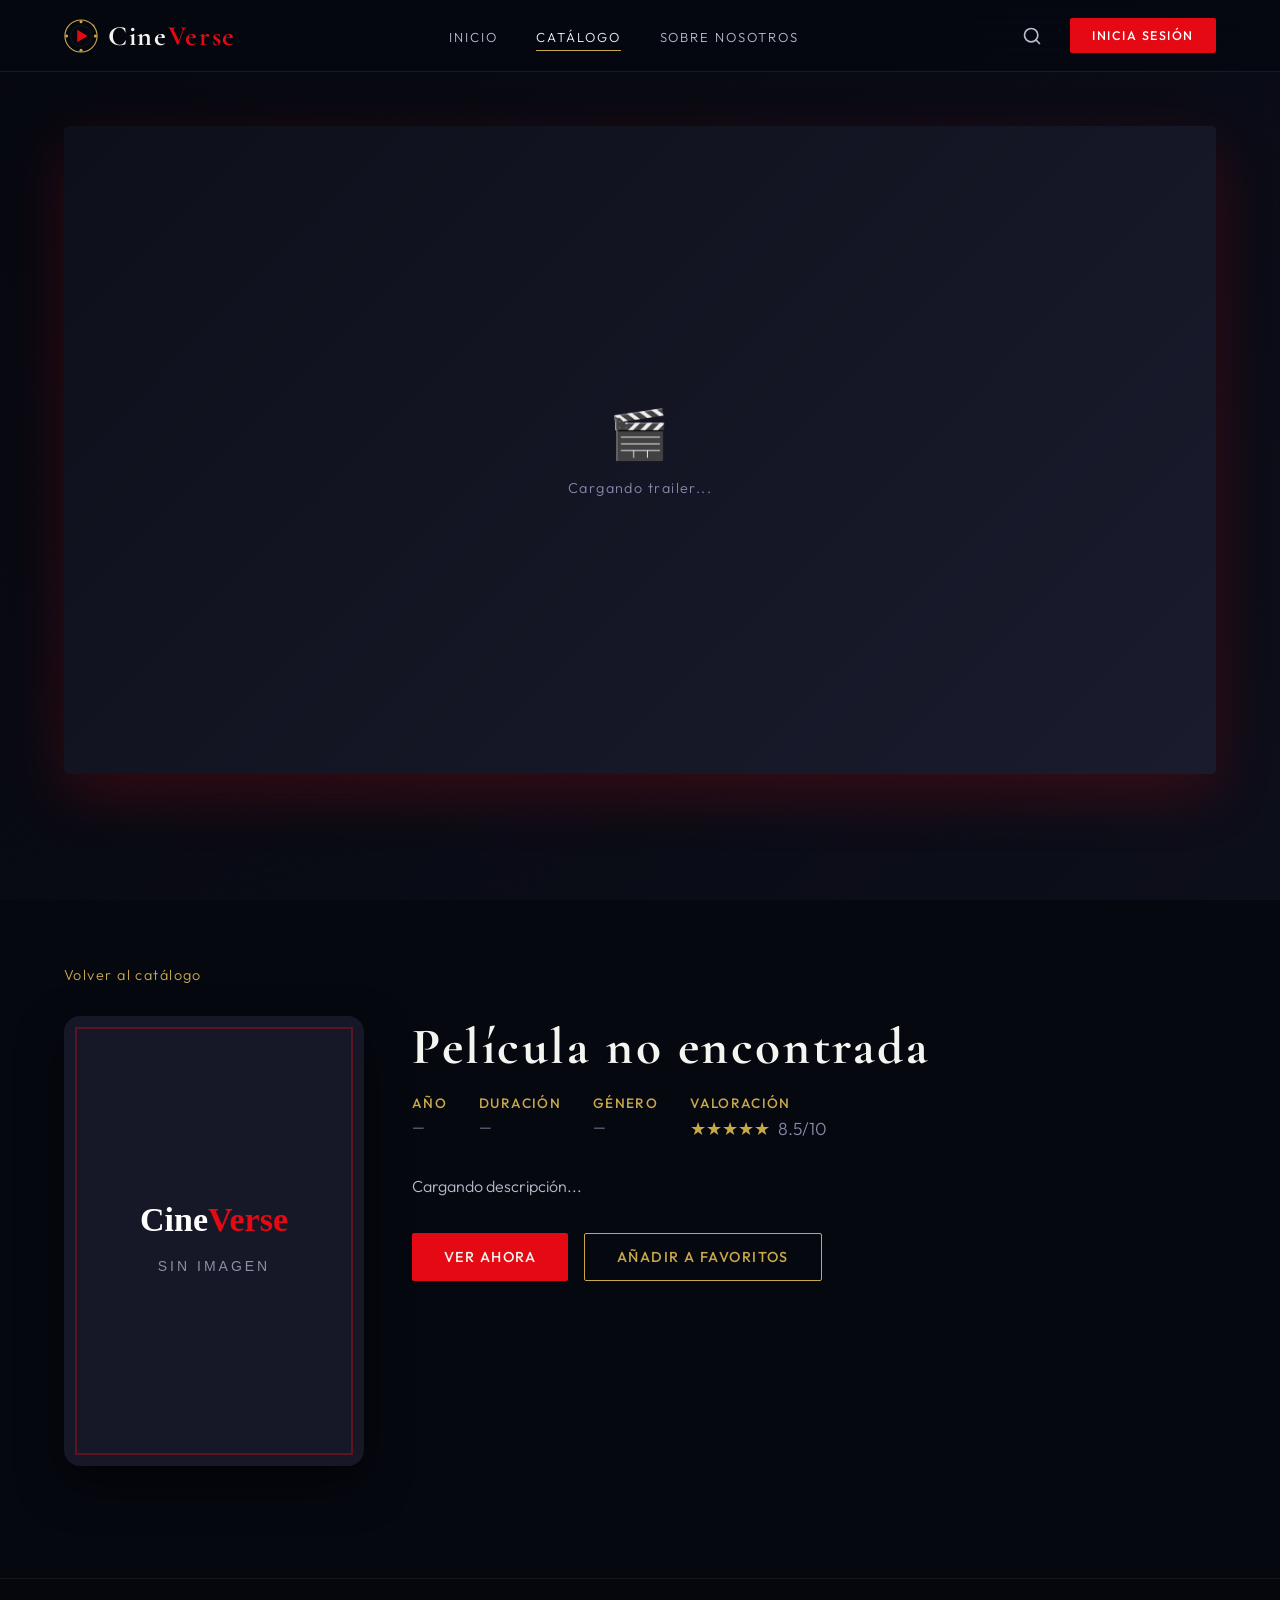
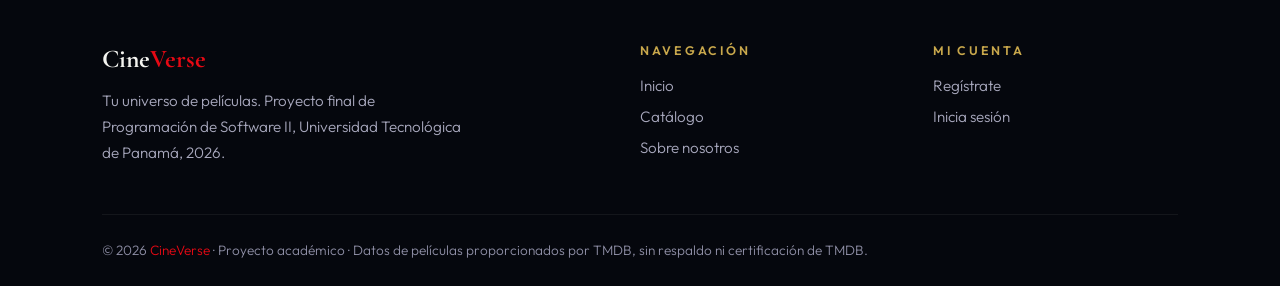
<file: src/main/webapp/reproductor.html>
<!DOCTYPE html>
<html lang="es">
<head>
  <meta charset="UTF-8">
  <meta name="viewport" content="width=device-width, initial-scale=1.0">
  <title>Reproductor — CineVerse</title>
  <link rel="preconnect" href="https://fonts.googleapis.com">
  <link href="https://fonts.googleapis.com/css2?family=Cormorant+Garamond:ital,wght@0,300;0,400;0,600;0,700;1,300;1,400&family=Outfit:wght@300;400;500;600&display=swap" rel="stylesheet">
  <style>
    /* Reset general y variables de color/tipografía usadas en toda la página */
    *, *::before, *::after { margin: 0; padding: 0; box-sizing: border-box; }
    
    /* Variables de toda la web: paleta de colores y tipografías */
    :root {
      --red:      #E50914; /* Rojo principal de acento (botones, alertas, marca) */
      --red-dim:  #8B0000; /* Rojo oscuro/apagado para variantes hover o sombreado */
      --gold:     #C9A84C; /* Dorado principal (bordes, detalles premium) */
      --gold-lt:  #F0D080; /* Dorado claro (hover, brillos) */
      --bg:       #060810; /* Fondo principal, casi negro */
      --bg2:      #0D0F1A; /* Fondo secundario, un poco más claro */
      --bg3:      #12142200; /* Fondo terciario, con canal alpha en 00 (transparente) */
      --surface:  #161828; /* Color de superficie para tarjetas/paneles */
      --surface2: #1E2038; /* Superficie secundaria, un tono más claro */
      --white:    #F4F4F0; /* Blanco cálido para texto principal */
      --gray:     #8888AA; /* Gris para texto secundario */
      --gray-lt:  #BBBBCC; /* Gris claro para texto terciario o placeholders */
      --font-display: 'Cormorant Garamond', serif; /* Tipografía para títulos (serif elegante) */
      --font-body:    'Outfit', sans-serif; /* Tipografía para cuerpo de texto (sans-serif) */
    }
    
    /* Hace un desplazamiento suave al hacer clic a una seccion de la misma página */
    html { scroll-behavior: smooth; }
    
    /* Estilos base del body de la página */
    body {
      background: var(--bg);
      color: var(--white);
      font-family: var(--font-body);
      font-weight: 300;
      overflow-x: hidden;
    }
    /* Capa de ruido sutil para dar textura de grano de película */
    body::before {
      content: '';
      position: fixed; inset: 0;
      background-image: url("data:image/svg+xml,%3Csvg viewBox='0 0 200 200' xmlns='http://www.w3.org/2000/svg'%3E%3Cfilter id='n'%3E%3CfeTurbulence type='fractalNoise' baseFrequency='0.9' numOctaves='4' stitchTiles='stitch'/%3E%3C/filter%3E%3Crect width='100%25' height='100%25' filter='url(%23n)' opacity='1'/%3E%3C/svg%3E");
      opacity: 0.035;
      pointer-events: none;
      z-index: 0;
    }
/* Barra de navegacion fija con fondo oscuro y blur, igual en todas las páginas */
    nav {
      position: fixed; top: 0; left: 0; right: 0;
      z-index: 1000;
      padding: 0 5%;
      height: 72px;
      display: flex; align-items: center; justify-content: space-between;
      transition: background 0.5s, backdrop-filter 0.5s, border-color 0.5s;
      border-bottom: 1px solid transparent;
      background: rgba(6,8,16,0.85);
      backdrop-filter: blur(20px);
      border-color: rgba(201,168,76,0.12);
    }
    /* Titulo "CineVerse" en la esquina izquierda de la barra de navegacion */
    .nav-logo {
      font-family: var(--font-display);
      font-size: 1.9rem;
      font-weight: 700;
      letter-spacing: 0.12em;
      color: var(--white);
      text-decoration: none;
      display: flex; align-items: center; gap: 10px;
    }
    .nav-logo span { color: var(--red); } /* La palabra "Verse" se resalta en rojo */
    
    /* Lista de enlaces de navegación (Home, catalogo y Sobre Nosotros) */
    .nav-links {
      display: flex; align-items: center; gap: 2.5rem;
      list-style: none;
    }
    
    /* Estilos de las listas de enlaces de navegación */
    .nav-links a {
      color: var(--gray-lt);
      text-decoration: none;
      font-size: 0.82rem;
      letter-spacing: 0.15em;
      text-transform: uppercase;
      position: relative;
      transition: color 0.3s;
    }
    /* Línea dorada que aparece debajo del enlace al pasar el mouse */
    .nav-links a::after {
      content: '';
      position: absolute; bottom: -4px; left: 0;
      width: 0; height: 1px;
      background: var(--gold);
      transition: width 0.35s ease;
    }
    .nav-links a:hover { color: var(--white); }
    .nav-links a:hover::after { width: 100%; }
    
    /* Botón rojo de "Inicia Sesión", "Regístrate" o "Mi Perfil" */
    .nav-cta {
      background: var(--red);
      color: var(--white) !important;
      padding: 0.5rem 1.4rem;
      border-radius: 2px;
      letter-spacing: 0.12em;
      transition: background 0.3s, transform 0.2s !important;
      cursor: pointer;
    }
    .nav-cta::after { display: none !important; } /* Sin línea inferior, a diferencia de los otros enlaces */
    .nav-cta:hover { background: #ff1a26 !important; transform: translateY(-1px); } /* Al pasar el mouse por el boton se hace color "rojo blancuzco" */
   
    /* Reproductor a pantalla completa con el iframe de YouTube o Drive */
    main { position: relative; z-index: 1; }
    .player-section {
      width: 100%;
      height: 100vh;
      display: flex;
      flex-direction: column;
      justify-content: center;
      align-items: center;
      background: linear-gradient(135deg, rgba(6,8,16,0.95) 0%, rgba(13,15,26,0.95) 100%);
    }
    .video-player {
      width: 90%;
      max-width: 1400px;
      aspect-ratio: 16 / 9;
      background: #000;
      border-radius: 4px;
      overflow: hidden;
      box-shadow: 0 20px 60px rgba(229, 9, 20, 0.2);
      animation: playerReveal 0.8s ease;
      position: relative;
    }
   
    /* Animación de aparición del reproductor */
    @keyframes playerReveal {
      from { opacity: 0; transform: scale(0.95); }
      to   { opacity: 1; transform: scale(1); }
    }
    
    /* Iframe del video ocupa todo el contenedor sin borde */
    .video-player iframe { width: 100%; height: 100%; border: none; }
   
    /* Estado de espera mientras carga el trailer o si la película no tiene video */
    .no-trailer {
      width: 100%; height: 100%;
      display: flex; flex-direction: column;
      align-items: center; justify-content: center;
      gap: 1rem;
      background: linear-gradient(135deg, #0D0F1A, #1A1C2E);
      color: var(--gray);
      font-size: 0.9rem;
      letter-spacing: 0.1em;
    }
    .no-trailer span { font-size: 3rem; }
   
    /* Ficha de la película: poster a la izquierda, datos y sinopsis a la derecha */
    .details-section {
      padding: 4rem 5%;
      max-width: 1400px;
      margin: 0 auto;
    }
    
     /* Boton de retroceder (Volver al catalogo) */
    .back-btn {
      display: inline-flex;
      align-items: center;
      gap: 0.5rem;
      color: var(--gold);
      text-decoration: none;
      font-size: 0.9rem;
      letter-spacing: 0.1em;
      margin-bottom: 2rem;
      transition: all 0.3s ease;
    }
   
    /* Efecto del boton de retroceder (Volver al catalogo) */
    .back-btn:hover { transform: translateX(-5px); color: var(--white); }
    
    /* Detalles de la pelicula */
    .movie-details {
      display: grid;
      grid-template-columns: 300px 1fr;
      gap: 3rem;
      margin-bottom: 3rem;
      animation: slideUp 0.8s ease 0.2s forwards;
      opacity: 0;
    }
    
    /* Animación de aparición con deslizamiento hacia arriba */
    @keyframes slideUp {
      from { opacity: 0; transform: translateY(20px); }
      to   { opacity: 1; transform: translateY(0); }
    }
    
    /* Imagen de la película */
    .poster-section img {
      width: 100%; height: auto; aspect-ratio: 2 / 3; object-fit: cover; display: block;
      border-radius: 16px;
      box-shadow: 0 18px 44px rgba(0, 0, 0, 0.55);
    }
    
    /* Título de la película en la sección de informacion */
    .info-section h1 {
      font-family: var(--font-display);
      font-size: clamp(2rem, 4vw, 3.5rem);
      font-weight: 700;
      margin-bottom: 1rem;
      letter-spacing: 0.05em;
    }
    
    /* Fila de metadatos (año, duración, género, etc.) */
    .info-meta {
      display: flex; gap: 2rem;
      margin-bottom: 2rem;
      flex-wrap: wrap;
      color: var(--gray);
      font-size: 0.95rem;
    }
    .info-meta-item { display: flex; flex-direction: column; gap: 0.3rem; }
    .info-meta-label {
      color: var(--gold);
      font-size: 0.85rem;
      letter-spacing: 0.1em;
      text-transform: uppercase;
      font-weight: 500;
    }
    
    /* Calificación con estrellas */
    .rating { display: flex; align-items: center; gap: 0.5rem; font-size: 1.1rem; }
    .stars { color: var(--gold); }
    
    /* Sinopsis de la película */
    .plot {
      font-size: 1rem; line-height: 1.8;
      color: var(--gray-lt);
      margin-bottom: 2rem;
    }
    
    /* Contenedor de botones (Continuar viendo, Añadir favoritos, etc.) */
    .action-buttons { display: flex; gap: 1rem; flex-wrap: wrap; }
    
    /* Estilos base de los botones  */
    .btn-primary, .btn-secondary {
      padding: 0.9rem 2rem;
      border: none;
      border-radius: 2px;
      font-family: var(--font-body);
      font-size: 0.9rem;
      letter-spacing: 0.1em;
      text-transform: uppercase;
      cursor: pointer;
      transition: all 0.3s ease;
      font-weight: 500;
    }
    
    /* Botón primario color rojo con letras blancas */
    .btn-primary { background: var(--red); color: var(--white); }
    
    /* Efecto de Botón */
    .btn-primary:hover { background: #ff1a26; transform: translateY(-2px); }
    
    /* Botón secundario bordes dorados con letras doradas */
    .btn-secondary {
      background: transparent;
      color: var(--gold);
      border: 1px solid var(--gold);
    }
    
    /* Efecto de Botón */
    .btn-secondary:hover {
      background: rgba(201, 168, 76, 0.1);
      border-color: var(--white);
      color: var(--white);
    }
    /* Pie de página simplificado, sin menú secundario en esta vista */
    footer {
      background: rgba(6, 8, 16, 0.5);
      border-top: 1px solid rgba(201, 168, 76, 0.1);
      padding: 2rem;
      text-align: center;
      color: var(--gray);
      font-size: 0.85rem;
      position: relative; z-index: 1;
    }
    footer a { color: var(--gold); text-decoration: none; transition: color 0.3s ease; }
    footer a:hover { color: var(--white); }
    /* Ajustes responsivos: reproductor más bajo y ficha en una sola columna */
    @media (max-width: 1024px) {
      .movie-details { grid-template-columns: 1fr; }
      .player-section { height: 60vh; }
    }
    @media (max-width: 768px) {
      nav { padding: 0 3%; height: 60px; }
      .nav-links { gap: 1.5rem; }
      .nav-links a { font-size: 0.7rem; }
      .details-section { padding: 2rem 4%; }
      .player-section { height: 40vh; }
      .video-player { width: 95%; }
    }
/* Botón de cerrar sesión - redirige al loggin */
.logout-btn:hover { color: var(--red) !important; border-color: var(--red) !important; }
  
  /* Ícono de búsqueda que enlaza a Google.com */
.nav-search {
  color: var(--gray-lt);
  text-decoration: none;
  display: flex;
  align-items: center;
  transition: color 0.3s;
}
.nav-search:hover { color: var(--gold); }
.nav-search svg { width: 20px; height: 20px; }

/* Ícono de redes sociales */
.nav-social { display: flex; align-items: center; gap: 0.9rem; margin-left: 1.5rem; margin-right: 0.6rem; }
.nav-social a { color: #BBBBCC; display: flex; transition: color 0.3s; }
.nav-social a:hover { color: var(--gold); }
.nav-social svg { width: 18px; height: 18px; }
  </style>
<link rel="stylesheet" href="assets/css/cineverse-ui.css">
</head>
<body>

<!--  BARRA DE NAVEGACION SUPERIOR -->
<!-- Barra de navegación principal -->
<nav id="navbar">
  <a href="index.html" class="nav-logo" aria-label="CineVerse, ir al inicio">
    <img src="data:image/svg+xml,%3Csvg width='34' height='34' viewBox='0 0 36 36' fill='none' xmlns='http://www.w3.org/2000/svg'%3E%3Ccircle cx='18' cy='18' r='17' stroke='%23C9A84C' stroke-width='1.2'/%3E%3Ccircle cx='18' cy='18' r='11' stroke='%23C9A84C' stroke-width='0.5' opacity='0.2'/%3E%3Ccircle cx='18' cy='2.8' r='1.6' fill='%23C9A84C'/%3E%3Ccircle cx='18' cy='33.2' r='1.6' fill='%23C9A84C'/%3E%3Ccircle cx='2.8' cy='18' r='1.6' fill='%23C9A84C'/%3E%3Ccircle cx='33.2' cy='18' r='1.6' fill='%23C9A84C'/%3E%3Cpolygon points='14,11.5 14,24.5 25,18' fill='%23E50914'/%3E%3Cpath d='M31.5,5 L32,6.5 L33.5,7 L32,7.5 L31.5,9 L31,7.5 L29.5,7 L31,6.5 Z' fill='%23C9A84C' opacity='0.6'/%3E%3C/svg%3E" alt="" width="34" height="34">
    <b class="logo-word">Cine<span>Verse</span></b>
  </a>
  <ul class="nav-links" id="navLinks">
    <li><a href="index.html">Inicio</a></li>
    <li><a href="catalogo.html" class="active" aria-current="page">Catálogo</a></li>
    <li><a href="SobreNosotros.html">Sobre nosotros</a></li>
  </ul>
  <div class="nav-actions">
    <a href="catalogo.html?buscar=1" class="nav-search" aria-label="Buscar películas" title="Buscar películas"><svg viewBox="0 0 24 24" fill="none" stroke="currentColor" stroke-width="2" stroke-linecap="round" stroke-linejoin="round" aria-hidden="true"><circle cx="11" cy="11" r="8"/><line x1="21" y1="21" x2="16.65" y2="16.65"/></svg></a>
    <a href="perfil.html" class="nav-cta" id="navProfile" style="display:none;">Mi perfil</a>
    <a href="login.html" class="nav-cta" id="navLogin">Inicia sesión</a>
    <button type="button" class="nav-toggle" aria-label="Abrir menú" aria-expanded="false" aria-controls="navLinks"><span></span><span></span><span></span></button>
  </div>
</nav>

<main>
  <!-- Se carga el iframe del trailer o video -->
  <section class="player-section" id="playerSection">
    <div class="video-player" id="videoContainer">
      <div class="no-trailer" id="noTrailer">
        <span>🎬</span>
        <p>Cargando trailer...</p>
      </div>
    </div>
  </section>

  <!-- Datos de la película: se completan vía JS al llamar a la API de TMDB -->
  <section class="details-section">
    <a href="catalogo.html" class="back-btn">Volver al catálogo</a>

    <div class="movie-details">
      <div class="poster-section">
        <img id="moviePoster" src="assets/sin-poster.svg" alt="Poster">
      </div>

      <div class="info-section">
        <h1 id="movieTitle">Cargando...</h1>

        <div class="info-meta">
          <div class="info-meta-item">
            <span class="info-meta-label">Año</span>
            <span id="movieYear">—</span>
          </div>
          <div class="info-meta-item">
            <span class="info-meta-label">Duración</span>
            <span id="movieRuntime">—</span>
          </div>
          <div class="info-meta-item">
            <span class="info-meta-label">Género</span>
            <span id="movieGenres">—</span>
          </div>
          <div class="info-meta-item">
            <span class="info-meta-label">Valoración</span>
            <div class="rating">
              <span class="stars" id="movieRating">★★★★★</span>
              <span id="movieScore">8.5/10</span>
            </div>
          </div>
        </div>

        <p class="plot" id="moviePlot">Cargando descripción...</p>

        <div class="action-buttons">
          <button class="btn-primary" id="playFromHere">Ver ahora</button>
          <button class="btn-secondary" id="addToFavBtn">Añadir a Favoritos</button>
        </div>
      </div>
    </div>
  </section>
</main>


<!-- FOOTER INFERIOR -->
<footer class="cv-footer">
  <div class="cv-footer-grid">
    <div>
      <a href="index.html" class="cv-footer-logo">Cine<span>Verse</span></a>
      <p>Tu universo de películas. Proyecto final de Programación de Software II, Universidad Tecnológica de Panamá, 2026.</p>
    </div>
    <div>
      <h4>Navegación</h4>
      <ul>
        <li><a href="index.html">Inicio</a></li>
        <li><a href="catalogo.html">Catálogo</a></li>
        <li><a href="SobreNosotros.html">Sobre nosotros</a></li>
      </ul>
    </div>
    <div>
      <h4>Mi cuenta</h4>
      <ul>
        <li class="cv-guest-only"><a href="registro.html">Regístrate</a></li>
        <li class="cv-guest-only"><a href="login.html">Inicia sesión</a></li>
        <li class="cv-user-only"><a href="perfil.html">Mi perfil</a></li>
        <li class="cv-user-only"><a href="perfil.html">Mis favoritos</a></li>
      </ul>
    </div>
  </div>
  <div class="cv-footer-bottom">
    <p>© 2026 <span>CineVerse</span> · Proyecto académico · Datos de películas proporcionados por TMDB, sin respaldo ni certificación de TMDB.</p>
    <a href="login.html" id="logoutBtn" class="logout-btn cv-user-only">Cerrar sesión</a>
  </div>
</footer>
<script src="assets/js/cineverse-ui.js"></script>

<script>
// Si hay sesión guardada en localStorage, mostramos "Mi Perfil" en vez de "Iniciar Sesión"
const token = localStorage.getItem('token');
const user  = JSON.parse(localStorage.getItem('user') || 'null');

if (token && user) {
  document.getElementById('navLogin').style.display  = 'none';
  document.getElementById('navProfile').style.display = 'block';
  document.getElementById('navProfile').textContent   = '' + user.nombre;
}

// Para algunas películas tenemos el video completo subido a Google Drive;
// si el id no está aquí, se usa el trailer de YouTube que devuelve TMDB
const VIDEOS_MAP = {
  // Películas de dominio público (InternetArchive.org)
  "653":     { source: "archive", id: "nosferatu_eine_symphonie_des_grauens" }, // Nosferatu (1922)
  "10331":   { source: "archive", id: "night-of-the-living-dead-1968" },        // La Noche de los Muertos Vivientes (1968)
  "775":     { source: "archive", id: "ATripToTheMoonGeorgeMelies" },           // Viaje a la Luna (1902)
};

// Credenciales y base de la API de TMDB para traer los datos de la película
const API_KEY  = '3eaf8160770351b60f1da8b97fddc6af';
const BASE_URL = 'https://api.themoviedb.org/3';

const urlParams = new URLSearchParams(window.location.search);
const movieId   = urlParams.get('id');

let currentPosterPath = '';

// Trae los datos de la película y decide qué video mostrar el de Drive si existe
// si no el trailer en español y si tampoco hay entonces muestra el trailer en inglés como respaldo
async function loadMovieDetails() {
  if (!movieId) {
    document.getElementById('movieTitle').textContent = 'Película no encontrada';
    return;
  }
//Pide informacion de la película y sus videos en paralelo
  try {
    const [movieRes, videosRes] = await Promise.all([
      fetch(`${BASE_URL}/movie/${movieId}?api_key=${API_KEY}&language=es`),
      fetch(`${BASE_URL}/movie/${movieId}/videos?api_key=${API_KEY}&language=es`)
    ]);
    const movie      = await movieRes.json();
    const videosData = await videosRes.json();
    const videoEntry  = VIDEOS_MAP[String(movieId)];;

 // Rellena título, año, duración, géneros, sinopsis y calificación de las peliculas
    document.title = `${movie.title} — CineVerse`;
    document.getElementById('movieTitle').textContent    = movie.title;
    document.getElementById('movieYear').textContent     = movie.release_date ? movie.release_date.split('-')[0] : '—';
    document.getElementById('movieRuntime').textContent  = movie.runtime ? `${movie.runtime} min` : '—';
    document.getElementById('movieGenres').textContent   = movie.genres.map(g => g.name).join(', ') || '—';
    document.getElementById('moviePlot').textContent     = movie.overview || 'Sin descripción disponible.';
    document.getElementById('movieScore').textContent    = (movie.vote_average ? movie.vote_average.toFixed(1) : 'N/A') + '/10';

    if (movie.poster_path) { // Carga el póster si existe
      currentPosterPath = movie.poster_path;
      document.getElementById('moviePoster').src = `https://image.tmdb.org/t/p/w500${movie.poster_path}`;
    }

    const container = document.getElementById('videoContainer');
      // Prioridad 1: video propio en Google Drive
    if (videoEntry && videoEntry.source === "drive") {
        container.innerHTML = `
          <iframe
            src="https://drive.google.com/file/d/${videoEntry.id}/preview"
            allow="autoplay; fullscreen"
            allowfullscreen>
          </iframe>`;
       // Prioridad 2: video publico en Archive.org
      } else if (videoEntry && videoEntry.source === "archive") {
        container.innerHTML = `
          <iframe
            src="https://archive.org/embed/${videoEntry.id}"
            allow="autoplay; fullscreen"
            allowfullscreen>
          </iframe>`;
      } else {
      // Prioridad 3: busca tráiler en español desde TMDB
      const videos = videosData.results || [];
      let trailer  = videos.find(v => v.type === 'Trailer' && v.site === 'YouTube')
                  || videos.find(v => v.site === 'YouTube');
      // Si no hay en español entonces intenta reproducirlo en inglés
      if (!trailer) {
        const enRes  = await fetch(`${BASE_URL}/movie/${movieId}/videos?api_key=${API_KEY}`);
        const enData = await enRes.json();
        trailer = (enData.results || []).find(v => v.type === 'Trailer' && v.site === 'YouTube')
               || (enData.results || []).find(v => v.site === 'YouTube');
      }
      // Muestra el tráiler de YouTube o un mensaje de que no hay video disponible
      if (trailer) {
        container.innerHTML = `
          <iframe
            src="https://www.youtube.com/embed/${trailer.key}?autoplay=1&rel=0&modestbranding=1"
            allow="accelerometer; autoplay; clipboard-write; encrypted-media; gyroscope; picture-in-picture; fullscreen"
            allowfullscreen>
          </iframe>`;
      } else {
        container.innerHTML = `
          <div class="no-trailer">
            <span>🎬</span>
            <p>Video no disponible para esta película</p>
          </div>`;
      }
    }
 // Maneja errores de carga
  } catch (error) {
    console.error('Error loading movie:', error);
    document.getElementById('movieTitle').textContent = 'Error al cargar';
  }
}

// Lleva el scroll hacia el reproductor con una breve animación en el botón
document.getElementById('playFromHere').addEventListener('click', () => {
  const btn           = document.getElementById('playFromHere');
  const playerSection = document.getElementById('playerSection');

  // Animación del botón
  btn.textContent  = 'Reproduciendo...';
  btn.style.opacity = '0.75';
  btn.disabled      = true;

  setTimeout(() => {
    playerSection.scrollIntoView({ behavior: 'smooth', block: 'start' });
    setTimeout(() => {
      btn.textContent  = 'Ver ahora';
      btn.style.opacity = '1';
      btn.disabled      = false;
    }, 1000);
  }, 300);
});

// Guarda la película en favoritos vía favoritos.jsp y si no hay sesión, manda a loggin
document.getElementById('addToFavBtn').addEventListener('click', async () => {
  if (!user) {
    CV.toast('Inicia sesión para guardar tus favoritos');
    window.location.href = 'login.html';
    return;
  }

// Deshabilita el botón y muestra estado de carga mientras se añade a favoritos
  const btn = document.getElementById('addToFavBtn');
  btn.disabled    = true;
  btn.textContent = 'Añadiendo...';

  try { // Envía la película actual al backend para guardarla como favorito
    const response = await fetch('api/favoritos.jsp', {
      method: 'POST',
      headers: { 'Content-Type': 'application/json' },
      body: JSON.stringify({
        movieId:    parseInt(movieId),
        movieTitle: document.getElementById('movieTitle').textContent,
        posterPath: currentPosterPath,
        usuarioId:  user.id
      })
    });

    const data = await response.json();
    // Si se guardó bien entonces marca el botón como "En Favoritos"
    if (response.ok) {
      btn.textContent           = 'En favoritos';
      if (data.action !== 'exists') CV.toast(`«${document.getElementById('movieTitle').textContent}» se añadió a tus favoritos`);
      btn.style.color           = 'var(--gold)';
      btn.style.borderColor     = 'var(--gold)';
      btn.style.backgroundColor = 'rgba(201,168,76,0.1)';
      if (data.action === 'exists') {
        CV.toast(`«${document.getElementById('movieTitle').textContent}» ya estaba en tus favoritos`);
      }
    } else { // Si no entonces manda error del servidor y reactiva el botón
      CV.toast(data.message || 'No se pudo añadir a favoritos', true);
      btn.disabled    = false;
      btn.textContent = 'Añadir a Favoritos';
    }
 // Si existe error inesperado entonces manda error de conexión y reactiva el botón
  } catch (error) {
    console.error('Error:', error);
    CV.toast('Error al conectarse al servidor', true);
    btn.disabled    = false;
    btn.textContent = 'Añadir a Favoritos';
  }
});

// Arranca la carga de datos en cuanto el script se ejecuta
loadMovieDetails();

// Si la película ya está en favoritos, el botón lo indica desde el inicio
CV.loadFavIds().then(ids => {
  if (!ids.has(Number(movieId))) return;
  const btn = document.getElementById('addToFavBtn');
  btn.textContent = 'En favoritos';
  btn.style.color = 'var(--gold)'; btn.style.borderColor = 'var(--gold)'; btn.style.backgroundColor = 'rgba(201,168,76,0.1)';
});
</script>

</body>
</html>
</file>
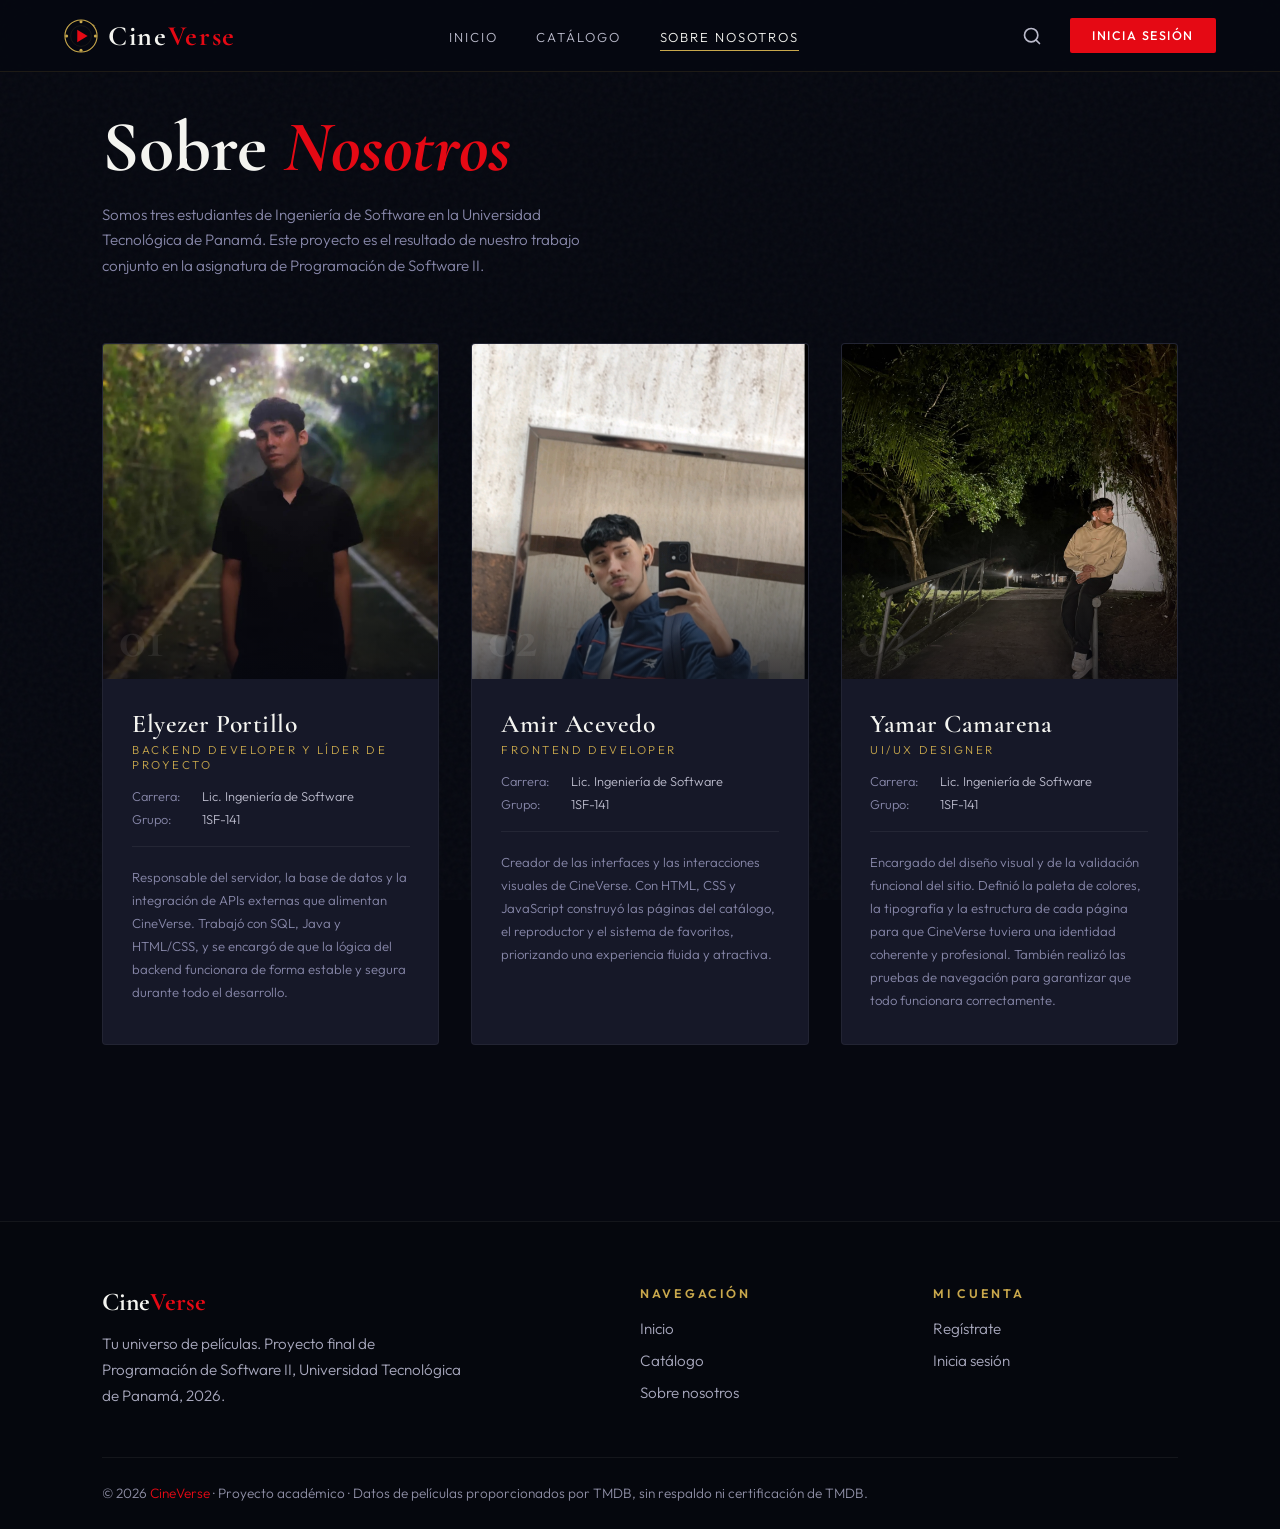
<file: src/main/webapp/SobreNosotros.html>
<!DOCTYPE html>
<html lang="es">
<head>
  <meta charset="UTF-8">
  <meta name="viewport" content="width=device-width, initial-scale=1.0">
  <title>Sobre Nosotros — CineVerse</title>

  <!-- Tipografías: Cormorant Garamond para títulos, Outfit para el cuerpo -->
  <link rel="preconnect" href="https://fonts.googleapis.com">
  <link href="https://fonts.googleapis.com/css2?family=Cormorant+Garamond:ital,wght@0,300;0,400;0,600;0,700;1,300;1,400&family=Outfit:wght@300;400;500;600&display=swap" rel="stylesheet">

  <style>
    /* Variables globales de color y tipografía del proyecto */
    *, *::before, *::after { margin: 0; padding: 0; box-sizing: border-box; }

    /* Variables de toda la web: paleta de colores y tipografías */
    :root {
      --red:      #E50914; /* Rojo principal de acento (botones, alertas, marca) */
      --red-dim:  #8B0000; /* Rojo oscuro/apagado para variantes hover o sombreado */
      --gold:     #C9A84C; /* Dorado principal (bordes, detalles premium) */
      --gold-lt:  #F0D080; /* Dorado claro (hover, brillos) */
      --bg:       #060810; /* Fondo principal, casi negro */
      --bg2:      #0D0F1A; /* Fondo secundario, un poco más claro */
      --bg3:      #12142200; /* Fondo terciario, con canal alpha en 00 (transparente) */
      --surface:  #161828; /* Color de superficie para tarjetas/paneles */
      --surface2: #1E2038; /* Superficie secundaria, un tono más claro */
      --white:    #F4F4F0; /* Blanco cálido para texto principal */
      --gray:     #8888AA; /* Gris para texto secundario */
      --gray-lt:  #BBBBCC; /* Gris claro para texto terciario o placeholders */
      --font-display: 'Cormorant Garamond', serif; /* Tipografía para títulos (serif elegante) */
      --font-body:    'Outfit', sans-serif; /* Tipografía para cuerpo de texto (sans-serif) */
    }

    /* Hace un desplazamiento suave al hacer clic a una seccion de la misma página */
    html { scroll-behavior: smooth; }

    /* Estilos base del body de la página */
    body {
      background: var(--bg);
      color: var(--white);
      font-family: var(--font-body);
      font-weight: 300;
      overflow-x: hidden;
      min-height: 100vh;
      display: flex;
      flex-direction: column;
    }


    /* Textura de ruido de fondo, muy sutil */
    body::before {
      content: '';
      position: fixed; inset: 0;
      background-image: url("data:image/svg+xml,%3Csvg viewBox='0 0 200 200' xmlns='http://www.w3.org/2000/svg'%3E%3Cfilter id='n'%3E%3CfeTurbulence type='fractalNoise' baseFrequency='0.9' numOctaves='4' stitchTiles='stitch'/%3E%3C/filter%3E%3Crect width='100%25' height='100%25' filter='url(%23n)' opacity='1'/%3E%3C/svg%3E");
      opacity: 0.035;
      pointer-events: none;
      z-index: 0;
    }

/* Barra de navegacion fija con fondo oscuro y blur, igual en todas las páginas */
    nav {
      position: fixed; top: 0; left: 0; right: 0;
      z-index: 1000;
      padding: 0 5%;
      height: 72px;
      display: flex; align-items: center; justify-content: space-between;
      background: rgba(6,8,16,0.9);
      backdrop-filter: blur(20px);
      border-bottom: 1px solid rgba(201,168,76,0.12);
    }

/* Titulo "CineVerse" en la esquina izquierda de la barra de navegacion */
    .nav-logo {
      font-family: var(--font-display);
      font-size: 1.9rem;
      font-weight: 700;
      letter-spacing: 0.12em;
      color: var(--white);
      text-decoration: none;
      display: flex; align-items: center; gap: 10px;
    }
    .nav-logo span { color: var(--red); } /* La palabra "Verse" se resalta en rojo */

/* Lista de enlaces de navegación (Home y catalogo) */    
     .nav-links {
      display: flex; align-items: center; gap: 2.5rem;
      list-style: none;
    }
/* Estilos de las listas de enlaces de navegación */
    .nav-links a {
      color: var(--gray-lt);
      text-decoration: none;
      font-size: 0.82rem;
      letter-spacing: 0.15em;
      text-transform: uppercase;
      position: relative;
      transition: color 0.3s;
    }
/* Línea dorada que aparece debajo del enlace al pasar el mouse */
    .nav-links a::after {
      content: '';
      position: absolute; bottom: -4px; left: 0;
      width: 0; height: 1px;
      background: var(--gold);
      transition: width 0.35s ease;
    }
    .nav-links a:hover { color: var(--white); }
    .nav-links a:hover::after { width: 100%; }

/* Botón rojo de "Inicia Sesión", "Regístrate" o "Mi Perfil" */
    .nav-cta {
      background: var(--red);
      color: var(--white) !important;
      padding: 0.5rem 1.4rem;
      border-radius: 2px;
      letter-spacing: 0.12em;
      transition: background 0.3s !important;
    }
    .nav-cta::after { display: none !important; }
    .nav-cta:hover { background: #ff1a26 !important; }

    /* Icono de búsqueda - redirige a Google.com */
    .nav-search {
      color: var(--gray-lt);
      text-decoration: none;
      font-size: 1.1rem;
      transition: color 0.3s;
    }
    .nav-search:hover { color: var(--gold); }

/* CONTENIDO PRINCIPAL - SECCIÓN SOBRE NOSOTROS */
/* Contenido de la pagina */    
    main {
      flex: 1;
      padding: 110px 8% 80px;
      position: relative;
      z-index: 1;
    }

    /* Encabezado de sección */
    .page-header {
      margin-bottom: 4rem;
      animation: fadeUp 0.8s ease 0.2s forwards;
      opacity: 0;
    }

    /* Titulo de pagina */
    .page-title {
      font-family: var(--font-display);
      font-size: clamp(2.5rem, 6vw, 4.5rem);
      font-weight: 700;
      line-height: 1.05;
      margin-bottom: 1rem;
    }
    /* Parte del Titulo de pagina con color rojo y en cursiva */
    .page-title em {
      color: var(--red);
      font-style: italic;
    }

    /* Subtitulo */
    .page-subtitle {
      font-size: 0.95rem;
      color: var(--gray);
      line-height: 1.7;
      max-width: 520px;
    }

    @keyframes fadeUp {
      from { opacity: 0; transform: translateY(20px); }
      to   { opacity: 1; transform: translateY(0); }
    }

 /* TARJETAS DE INTEGRANTES */
 /* Cuadricula de los integrantes */ 
    .team-grid {
      display: grid;
      grid-template-columns: repeat(3, 1fr);
      gap: 2rem;
      margin-bottom: 6rem;
    }

/* Tarjeta de integrantes que inician ocultas y luego hace animacion de izquierda a derecha */
    .member-card {
      background: var(--surface);
      border: 1px solid rgba(255,255,255,0.05);
      border-radius: 4px;
      overflow: hidden;
      position: relative;
      transition: border-color 0.4s, transform 0.4s;
      opacity: 0;
      transform: translateY(30px);
    }
/* Tarjeta de integrantes que se hacen visibles una vez se carga completamente la pagina */    
    .member-card.visible {
      opacity: 1;
      transform: translateY(0);
      transition: opacity 0.6s ease, transform 0.6s ease, border-color 0.4s;
    }
    
/* Efecto de zoom que hacen las Tarjeta de integrante al pasar el mouse por encima */
    .member-card:hover { border-color: rgba(201,168,76,0.3); transform: translateY(-4px); }

    /* Línea degradado rojo y dorado que aparece al poner el mouse encima */
    .member-card::before {
      content: '';
      position: absolute; top: 0; left: 0; right: 0;
      height: 3px;
      background: linear-gradient(to right, var(--red), var(--gold));
      transform: scaleX(0);
      transform-origin: left;
      transition: transform 0.4s ease;
    }
    .member-card:hover::before { transform: scaleX(1); }

    /* Contenedor de la foto del integrante */
    .member-photo-wrap {
      position: relative;
      width: 100%;
      aspect-ratio: 1 / 1;
      overflow: hidden;
      background: var(--surface2);
    }
    
    /* Foto del integrante */
    .member-photo-wrap img {
      width: 100%;
      height: 100%;
      object-fit: cover;
      object-position: center top;
      transition: transform 0.5s ease;
      display: block;
    }
    /* Efecto de zoom en el cuadro de la foto del integrante */
    .member-card:hover .member-photo-wrap img { transform: scale(1.04); }

    /* Overlay (capa) oscuro sobre la foto con el número de integrante */
    .member-photo-overlay {
      position: absolute; inset: 0;
      background: linear-gradient(to top, rgba(6,8,16,0.7) 0%, transparent 50%);
    }
    /* Numero del integrante en color blanco llegando a ser transparente */
    .member-num {
      position: absolute;
      bottom: 0.8rem; left: 1rem;
      font-family: var(--font-display);
      font-size: 3.5rem;
      font-weight: 700;
      color: rgba(255,255,255,0.08);
      line-height: 1;
      user-select: none;
    }

    /* Datos del integrante debajo de la foto */
    .member-info {
      padding: 1.8rem 1.8rem 2rem;
    }

    /* Nombre del integrante */
    .member-name {
      font-family: var(--font-display);
      font-size: 1.6rem;
      font-weight: 600;
      margin-bottom: 0.2rem;
      letter-spacing: 0.02em;
    }

    /* Rol del integrante */
    .member-role {
      font-size: 0.72rem;
      letter-spacing: 0.22em;
      text-transform: uppercase;
      color: var(--gold);
      margin-bottom: 1rem;
    }

    /* Tabla de datos personales: cédula, carrera y grupo */
    .member-data {
      display: flex;
      flex-direction: column;
      gap: 0.4rem;
      margin-bottom: 1.2rem;
      padding-bottom: 1.2rem;
      border-bottom: 1px solid rgba(255,255,255,0.06);
    }
    .member-data-row {
      display: flex;
      gap: 0.6rem;
      font-size: 0.8rem;
    }
    .data-label {
      color: var(--gray);
      min-width: 60px;
    }
    .data-value {
      color: var(--gray-lt);
    }

    /* Descripción de experiencia como desarrollador */
    .member-desc {
      font-size: 0.82rem;
      color: var(--gray);
      line-height: 1.75;
    }

    /* FOOTER INFERIOR */
    footer {
      background: #03040A;
      border-top: 1px solid rgba(255,255,255,0.05);
      position: relative;
      z-index: 1;
    }

    /* Zona superior del footer: Titulo "CineVerse", descripcion y enlaces de navegación */
    .footer-main {
      display: grid;
      grid-template-columns: 2fr 1fr 1fr;
      gap: 4rem;
      padding: 4rem 8% 3rem;
    }

    /* Titulo "CineVerse" en el footer*/
    .footer-logo {
      font-family: var(--font-display);
      font-size: 1.8rem;
      font-weight: 700;
      letter-spacing: 0.1em;
      margin-bottom: 1rem;
    }
    .footer-logo span { color: var(--red); } /* La palabra "Verse" se resalta en rojo */

    /* Descripcion del footer */
    .footer-desc {
      font-size: 0.82rem;
      color: var(--gray);
      line-height: 1.7;
      max-width: 280px;
    }

    /* Titulos que estan por encima del Menu secundario */
    .footer-col h4 {
      font-size: 0.72rem;
      letter-spacing: 0.25em;
      text-transform: uppercase;
      color: var(--gold);
      margin-bottom: 1.5rem;
    }

    /* Menú secundario en el footer */
    .footer-col ul {
      list-style: none;
      display: flex;
      flex-direction: column;
      gap: 0.8rem;
    }
    
    /* Titulos del Menu secundario */
    .footer-col ul a {
      font-size: 0.82rem;
      color: var(--gray);
      text-decoration: none;
      transition: color 0.3s;
    }
    .footer-col ul a:hover { color: var(--white); }

    /* Zona inferior del footer: copyright y logout */
    .footer-bottom {
      border-top: 1px solid rgba(255,255,255,0.05);
      padding: 1.8rem 8%;
      display: flex;
      justify-content: space-between;
      align-items: center;
      flex-wrap: wrap;
      gap: 1rem;
    }

    .footer-copy {
      font-size: 0.75rem;
      color: var(--gray);
    }
    .footer-copy span { color: var(--red); }

/* Botón de cerrar sesión en el footer */
.logout-btn:hover { color: var(--red) !important; border-color: var(--red) !important; }
  
/* Ícono de búsqueda que enlaza a Google.com */
.nav-search {
  color: var(--gray-lt);
  text-decoration: none;
  display: flex;
  align-items: center;
  transition: color 0.3s;
}
.nav-search:hover { color: var(--gold); }
.nav-search svg { width: 20px; height: 20px; }

/* Navegacion de los iconos de las redes sociales */
.nav-social { display: flex; align-items: center; gap: 0.9rem; margin-left: 1.5rem; margin-right: 0.6rem; }
.nav-social a { color: #BBBBCC; display: flex; transition: color 0.3s; }
.nav-social a:hover { color: var(--gold); }
.nav-social svg { width: 18px; height: 18px; }
  
    /* ---- Responsivo: una tarjeta por fila en celular, dos en tablet ---- */
    @media (max-width: 1024px) { .team-grid { grid-template-columns: repeat(2, 1fr); } }
    @media (max-width: 640px)  { .team-grid { grid-template-columns: 1fr; } }

</style>
<link rel="stylesheet" href="assets/css/cineverse-ui.css">
</head>
<body>

<!--  BARRA DE NAVEGACION SUPERIOR -->
<!-- Barra de navegación principal -->
<nav id="navbar">
  <a href="index.html" class="nav-logo" aria-label="CineVerse, ir al inicio">
    <img src="data:image/svg+xml,%3Csvg width='34' height='34' viewBox='0 0 36 36' fill='none' xmlns='http://www.w3.org/2000/svg'%3E%3Ccircle cx='18' cy='18' r='17' stroke='%23C9A84C' stroke-width='1.2'/%3E%3Ccircle cx='18' cy='18' r='11' stroke='%23C9A84C' stroke-width='0.5' opacity='0.2'/%3E%3Ccircle cx='18' cy='2.8' r='1.6' fill='%23C9A84C'/%3E%3Ccircle cx='18' cy='33.2' r='1.6' fill='%23C9A84C'/%3E%3Ccircle cx='2.8' cy='18' r='1.6' fill='%23C9A84C'/%3E%3Ccircle cx='33.2' cy='18' r='1.6' fill='%23C9A84C'/%3E%3Cpolygon points='14,11.5 14,24.5 25,18' fill='%23E50914'/%3E%3Cpath d='M31.5,5 L32,6.5 L33.5,7 L32,7.5 L31.5,9 L31,7.5 L29.5,7 L31,6.5 Z' fill='%23C9A84C' opacity='0.6'/%3E%3C/svg%3E" alt="" width="34" height="34">
    <b class="logo-word">Cine<span>Verse</span></b>
  </a>
  <ul class="nav-links" id="navLinks">
    <li><a href="index.html">Inicio</a></li>
    <li><a href="catalogo.html">Catálogo</a></li>
    <li><a href="SobreNosotros.html" class="active" aria-current="page">Sobre nosotros</a></li>
  </ul>
  <div class="nav-actions">
    <a href="catalogo.html?buscar=1" class="nav-search" aria-label="Buscar películas" title="Buscar películas"><svg viewBox="0 0 24 24" fill="none" stroke="currentColor" stroke-width="2" stroke-linecap="round" stroke-linejoin="round" aria-hidden="true"><circle cx="11" cy="11" r="8"/><line x1="21" y1="21" x2="16.65" y2="16.65"/></svg></a>
    <a href="perfil.html" class="nav-cta" id="navProfile" style="display:none;">Mi perfil</a>
    <a href="login.html" class="nav-cta" id="navLogin">Inicia sesión</a>
    <button type="button" class="nav-toggle" aria-label="Abrir menú" aria-expanded="false" aria-controls="navLinks"><span></span><span></span><span></span></button>
  </div>
</nav>

<!-- CONTENIDO PRINCIPAL - SECCION INFORMACION DE CADA INTEGRANTE-->
<main>

  <!-- Encabezado de la página -->
  <header class="page-header">
    <h1 class="page-title">Sobre <em>Nosotros</em></h1>
    <p class="page-subtitle">
      Somos tres estudiantes de Ingeniería de Software en la Universidad Tecnológica de Panamá.
      Este proyecto es el resultado de nuestro trabajo conjunto en la asignatura de Programación de Software II.
    </p>
  </header>

  <!-- Cuadricula de tarjetas de integrantes con fotos de integrantes -->
  <section class="team-grid" aria-label="Integrantes del equipo">

    <!-- Integrante 1: Elyezer Portillo -->
    <article class="member-card">
      <div class="member-photo-wrap">
        <img src="assets/fotos/elyezer.jpg" alt="Foto de Elyezer Portillo">
        <div class="member-photo-overlay"></div>
        <div class="member-num">01</div>
      </div>
      <div class="member-info">
        <div class="member-name">Elyezer Portillo</div>
        <div class="member-role">Backend Developer Y Líder de Proyecto</div>
        <div class="member-data">
          <div class="member-data-row">
            <span class="data-label">Carrera:</span>
            <span class="data-value">Lic. Ingeniería de Software</span>
          </div>
          <div class="member-data-row">
            <span class="data-label">Grupo:</span>
            <span class="data-value">1SF-141</span>
          </div>
        </div>
        <p class="member-desc">
          Responsable del servidor, la base de datos y la integración de APIs externas que alimentan CineVerse.
          Trabajó con SQL, Java y HTML/CSS, y se encargó de que la lógica del backend funcionara
          de forma estable y segura durante todo el desarrollo.
        </p>
      </div>
    </article>

    <!-- Integrante 2: Amir Acevedo -->
    <article class="member-card" style="transition-delay: 0.12s;">
      <div class="member-photo-wrap">
        <img src="assets/fotos/amir.jpeg" alt="Foto de Amir Acevedo">
        <div class="member-photo-overlay"></div>
        <div class="member-num">02</div>
      </div>
      <div class="member-info">
        <div class="member-name">Amir Acevedo</div>
        <div class="member-role">Frontend Developer</div>
        <div class="member-data">
          <div class="member-data-row">
            <span class="data-label">Carrera:</span>
            <span class="data-value">Lic. Ingeniería de Software</span>
          </div>
          <div class="member-data-row">
            <span class="data-label">Grupo:</span>
            <span class="data-value">1SF-141</span>
          </div>
        </div>
        <p class="member-desc">
          Creador de las interfaces y las interacciones visuales de CineVerse. Con HTML, CSS y JavaScript
          construyó las páginas del catálogo, el reproductor y el sistema de favoritos,
          priorizando una experiencia fluida y atractiva.
        </p>
      </div>
    </article>

    <!-- Integrante 3: Yamar Camarena -->
    <article class="member-card" style="transition-delay: 0.24s;">
      <div class="member-photo-wrap">
        <img src="assets/fotos/yamar.jpg" alt="Foto de Yamar Camarena">
        <div class="member-photo-overlay"></div>
        <div class="member-num">03</div>
      </div>
      <div class="member-info">
        <div class="member-name">Yamar Camarena</div>
        <div class="member-role">UI/UX Designer</div>
        <div class="member-data">
          <div class="member-data-row">
            <span class="data-label">Carrera:</span>
            <span class="data-value">Lic. Ingeniería de Software</span>
          </div>
          <div class="member-data-row">
            <span class="data-label">Grupo:</span>
            <span class="data-value">1SF-141</span>
          </div>
        </div>
        <p class="member-desc">
          Encargado del diseño visual y de la validación funcional del sitio. Definió la paleta de colores,
          la tipografía y la estructura de cada página para que CineVerse tuviera una identidad coherente y
          profesional. También realizó las pruebas de navegación para garantizar que todo funcionara correctamente.
        </p>
      </div>
    </article>

  </section>

</main>

<!--  FOOTER INFERIOR -->
<footer class="cv-footer">
  <div class="cv-footer-grid">
    <div>
      <a href="index.html" class="cv-footer-logo">Cine<span>Verse</span></a>
      <p>Tu universo de películas. Proyecto final de Programación de Software II, Universidad Tecnológica de Panamá, 2026.</p>
    </div>
    <div>
      <h4>Navegación</h4>
      <ul>
        <li><a href="index.html">Inicio</a></li>
        <li><a href="catalogo.html">Catálogo</a></li>
        <li><a href="SobreNosotros.html">Sobre nosotros</a></li>
      </ul>
    </div>
    <div>
      <h4>Mi cuenta</h4>
      <ul>
        <li class="cv-guest-only"><a href="registro.html">Regístrate</a></li>
        <li class="cv-guest-only"><a href="login.html">Inicia sesión</a></li>
        <li class="cv-user-only"><a href="perfil.html">Mi perfil</a></li>
        <li class="cv-user-only"><a href="perfil.html">Mis favoritos</a></li>
      </ul>
    </div>
  </div>
  <div class="cv-footer-bottom">
    <p>© 2026 <span>CineVerse</span> · Proyecto académico · Datos de películas proporcionados por TMDB, sin respaldo ni certificación de TMDB.</p>
    <a href="login.html" id="logoutBtn" class="logout-btn cv-user-only">Cerrar sesión</a>
  </div>
</footer>
<script src="assets/js/cineverse-ui.js"></script>

<script>


// ANIMACIÓN DE APARICIÓN DE TARJETAS
// Las tarjetas de cada integrante aparecen con una
// pequeña transición cuando entran a la pantalla
const cardObserver = new IntersectionObserver(entries => {
  entries.forEach(e => {
    if (e.isIntersecting) {
      e.target.classList.add('visible');
      cardObserver.unobserve(e.target);
    }
  });
}, { threshold: 0.1 });

document.querySelectorAll('.member-card').forEach(card => cardObserver.observe(card));

// LOGOUT
// Limpia los datos de sesión guardados en localStorage
// y redirige al usuario a la página de login
document.getElementById('logoutBtn').addEventListener('click', function(e) {
  e.preventDefault();
  localStorage.removeItem('token');
  localStorage.removeItem('user');
  window.location.href = 'login.html';
});

// AUTENTICACIÓN NAVBAR
// Muestra el nombre del usuario en el botón rojo si hay sesión activa
(function initNav() {
  const token = localStorage.getItem('token');
  const user  = JSON.parse(localStorage.getItem('user') || 'null');
  if (token && user) {
    document.getElementById('navLogin').style.display   = 'none';
    document.getElementById('navProfile').style.display = 'block';
    document.getElementById('navProfile').textContent   = user.nombre;
  }
})();
</script>

</body>
</html>
</file>
<file: src/main/webapp/assets/css/cineverse-ui.css>
/* =====================================================================
   CineVerse — estilos compartidos por todas las páginas
   Se carga DESPUÉS del <style> de cada página: unifica la barra de
   navegación, el pie de página y las reglas para celular y tablet.
   ===================================================================== */

/* ---------- Base ---------- */
html, body { max-width: 100%; overflow-x: hidden; }
img { max-width: 100%; }
:focus-visible { outline: 2px solid var(--gold, #C9A84C); outline-offset: 3px; }

/* ---------- Barra de navegación ---------- */
nav#navbar {
  position: fixed; top: 0; left: 0; right: 0; z-index: 1000;
  height: 72px; padding: 0 5%;
  display: flex; align-items: center; justify-content: space-between; gap: 2rem;
  background: rgba(6, 8, 16, 0.82);
  backdrop-filter: blur(18px); -webkit-backdrop-filter: blur(18px);
  border-bottom: 1px solid rgba(201, 168, 76, 0.12);
}
nav#navbar.nav-transparent:not(.scrolled):not(.nav-open) {
  background: transparent; backdrop-filter: none; -webkit-backdrop-filter: none;
  border-bottom-color: transparent;
}
nav#navbar .nav-logo {
  display: flex; align-items: center; gap: 10px; flex-shrink: 0;
  font-family: var(--font-display, 'Cormorant Garamond', Georgia, serif);
  font-size: 1.75rem; font-weight: 700; letter-spacing: 0.06em;
  color: var(--white, #F0EDE8); text-decoration: none;
}
nav#navbar .nav-logo img { width: 34px; height: 34px; }
.logo-word { font-weight: inherit; color: inherit; white-space: nowrap; }
.logo-word span { color: var(--red, #E50914); }

nav#navbar .nav-links {
  display: flex; align-items: center; gap: 2.4rem;
  list-style: none; margin: 0; padding: 0;
}
nav#navbar .nav-links a {
  position: relative; color: var(--gray-lt, #BBBBCC); text-decoration: none;
  font-size: 0.82rem; letter-spacing: 0.15em; text-transform: uppercase;
  transition: color 0.3s;
}
nav#navbar .nav-links a::after {
  content: ''; position: absolute; left: 0; bottom: -6px;
  width: 0; height: 1px; background: var(--gold, #C9A84C); transition: width 0.35s ease;
}
nav#navbar .nav-links a:hover,
nav#navbar .nav-links a.active { color: var(--white, #F0EDE8); }
nav#navbar .nav-links a:hover::after,
nav#navbar .nav-links a.active::after { width: 100%; }

.nav-actions { display: flex; align-items: center; gap: 1.1rem; flex-shrink: 0; }
nav#navbar .nav-search {
  display: flex; align-items: center; justify-content: center;
  width: 40px; height: 40px; border-radius: 50%;
  color: var(--gray-lt, #BBBBCC); transition: color 0.3s, background 0.3s;
}
nav#navbar .nav-search:hover { color: var(--gold, #C9A84C); background: rgba(255, 255, 255, 0.05); }
nav#navbar .nav-search svg { width: 20px; height: 20px; }

nav#navbar .nav-cta {
  display: inline-block; white-space: nowrap; text-decoration: none !important;
  background: var(--red, #E50914); color: #fff !important;
  padding: 0.6rem 1.4rem; border-radius: 2px;
  font-size: 0.78rem; font-weight: 500; letter-spacing: 0.12em; text-transform: uppercase;
  transition: background 0.3s, transform 0.2s;
}
nav#navbar .nav-cta:hover { background: #ff1a26; transform: translateY(-1px); }
nav#navbar .nav-cta::after { display: none !important; }

/* Botón de menú (solo en pantallas pequeñas) */
.nav-toggle {
  display: none; width: 44px; height: 44px; padding: 0;
  background: transparent; border: 1px solid rgba(255, 255, 255, 0.12); border-radius: 4px;
  cursor: pointer; flex-direction: column; align-items: center; justify-content: center; gap: 5px;
}
.nav-toggle span {
  display: block; width: 20px; height: 2px; background: var(--white, #F0EDE8);
  transition: transform 0.3s, opacity 0.3s;
}
nav#navbar.nav-open .nav-toggle span:nth-child(1) { transform: translateY(7px) rotate(45deg); }
nav#navbar.nav-open .nav-toggle span:nth-child(2) { opacity: 0; }
nav#navbar.nav-open .nav-toggle span:nth-child(3) { transform: translateY(-7px) rotate(-45deg); }

/* ---------- Pie de página ---------- */
footer.cv-footer {
  background: #05070D; border-top: 1px solid rgba(255, 255, 255, 0.06);
  padding: 4rem 8% 0; color: var(--gray-lt, #BBBBCC);
  font-family: var(--font-body, 'Outfit', Arial, sans-serif);
}
.cv-footer-grid { display: grid; grid-template-columns: 2fr 1fr 1fr; gap: 3rem; }
.cv-footer-logo {
  display: inline-block; margin-bottom: 0.9rem; text-decoration: none;
  font-family: var(--font-display, 'Cormorant Garamond', Georgia, serif);
  font-size: 1.6rem; font-weight: 700; color: var(--white, #F0EDE8);
}
.cv-footer-logo span { color: var(--red, #E50914); }
.cv-footer p { font-size: 0.95rem; line-height: 1.7; color: #A9A9BE; max-width: 360px; margin: 0; }
.cv-footer h4 {
  margin: 0 0 1.1rem; font-size: 0.78rem; font-weight: 600;
  letter-spacing: 0.22em; text-transform: uppercase; color: var(--gold, #C9A84C);
}
.cv-footer ul { list-style: none; margin: 0; padding: 0; display: flex; flex-direction: column; gap: 0.75rem; }
.cv-footer ul a { font-size: 0.95rem; color: #A9A9BE; text-decoration: none; transition: color 0.3s; }
.cv-footer ul a:hover { color: var(--white, #F0EDE8); }
.cv-footer-bottom {
  margin-top: 3rem; padding: 1.5rem 0; border-top: 1px solid rgba(255, 255, 255, 0.06);
  display: flex; justify-content: space-between; align-items: center; gap: 1rem; flex-wrap: wrap;
}
.cv-footer-bottom p { font-size: 0.85rem; max-width: none; color: #8F8FA6; }
.cv-footer-bottom p span { color: var(--red, #E50914); }
.cv-footer .logout-btn {
  font-size: 0.78rem; letter-spacing: 0.15em; text-transform: uppercase; text-decoration: none;
  color: #A9A9BE; border: 1px solid rgba(229, 9, 20, 0.35); padding: 0.55rem 1.1rem; border-radius: 2px;
  transition: color 0.3s, border-color 0.3s;
}
.cv-footer .logout-btn:hover { color: #fff; border-color: var(--red, #E50914); }
.cv-guest-only, .cv-user-only { display: none; }
body.cv-guest .cv-guest-only, body.cv-user .cv-user-only { display: revert; }

/* ---------- Noticias del inicio: resumen legible ---------- */
#news article p { font-size: 0.95rem !important; color: #A9A9BE !important; }

/* ---------- Tablet ---------- */
@media (max-width: 1024px) {
  nav#navbar { gap: 1rem; }
  nav#navbar .nav-links { gap: 1.6rem; }
  nav#navbar .nav-links a { font-size: 0.74rem; letter-spacing: 0.12em; }
}

/* ---------- Menú hamburguesa ---------- */
@media (max-width: 900px) {
  .nav-toggle { display: flex; }
  nav#navbar .nav-links {
    position: absolute; top: 72px; left: 0; right: 0;
    flex-direction: column; align-items: stretch; gap: 0;
    background: rgba(6, 8, 16, 0.97); border-bottom: 1px solid rgba(201, 168, 76, 0.15);
    max-height: 0; overflow: hidden; transition: max-height 0.35s ease;
  }
  nav#navbar.nav-open .nav-links { max-height: 320px; }
  nav#navbar .nav-links li { border-top: 1px solid rgba(255, 255, 255, 0.05); }
  nav#navbar .nav-links a { display: block; padding: 1.1rem 5%; font-size: 0.85rem; }
  nav#navbar .nav-links a::after { display: none; }
  nav#navbar .nav-links a.active { color: var(--gold, #C9A84C); }
}

/* ---------- Celular ---------- */
@media (max-width: 600px) {
  nav#navbar { height: 64px; padding: 0 4%; }
  nav#navbar .nav-links { top: 64px; }
  nav#navbar .nav-logo { font-size: 1.35rem; gap: 8px; letter-spacing: 0.04em; }
  nav#navbar .nav-logo img { width: 28px; height: 28px; }
  .nav-actions { gap: 0.5rem; }
  nav#navbar .nav-search { width: 36px; height: 36px; }
  nav#navbar .nav-cta { padding: 0.5rem 0.8rem; font-size: 0.68rem; letter-spacing: 0.08em; max-width: 120px; overflow: hidden; text-overflow: ellipsis; }

  .cv-footer-grid { grid-template-columns: 1fr 1fr; gap: 2rem; }
  .cv-footer-grid > div:first-child { grid-column: 1 / -1; }
  .cv-footer-bottom { flex-direction: column; align-items: flex-start; }
}

/* El pie de página siempre alineado a la izquierda (algunas páginas centraban "footer") */
footer.cv-footer, footer.cv-footer * { text-align: left; }

/* =====================================================================
   TARJETAS DE PELÍCULA — estilo "Minimal" (opción C)
   Póster limpio, esquinas redondeadas y panel de vidrio al pasar el mouse.
   ===================================================================== */
.cv-grid { display: grid; grid-template-columns: repeat(auto-fill, minmax(190px, 1fr)); gap: 2.2rem 1.6rem; }
.cv-card { position: relative; display: flex; flex-direction: column; min-width: 0; animation: cvCardIn 0.5s ease both; }
@keyframes cvCardIn { from { opacity: 0; transform: translateY(14px); } to { opacity: 1; transform: none; } }

.cv-card-media {
  position: relative; aspect-ratio: 2 / 3; border-radius: 16px; overflow: hidden;
  background: linear-gradient(135deg, #12141F, #1A1D2C);
  box-shadow: 0 8px 24px rgba(0, 0, 0, 0.4);
  transition: transform 0.45s cubic-bezier(.2,.8,.2,1), box-shadow 0.45s;
}
.cv-card-link { position: absolute; inset: 0; display: block; }
.cv-card-media img {
  width: 100%; height: 100%; object-fit: cover; display: block;
  opacity: 0; transition: opacity 0.6s ease, transform 0.6s ease;
}
.cv-card-media img.is-loaded { opacity: 1; }
.cv-card:hover .cv-card-media, .cv-card:focus-within .cv-card-media {
  transform: translateY(-4px) scale(1.025);
  box-shadow: 0 18px 40px rgba(0, 0, 0, 0.6);
}
.cv-card:hover .cv-card-media img { transform: scale(1.04); }

/* Panel de vidrio con reproducir y favorito */
.cv-card-glass {
  position: absolute; left: 10px; right: 10px; bottom: 10px;
  display: flex; justify-content: space-between; align-items: center;
  padding: 10px; border-radius: 12px;
  background: rgba(18, 20, 31, 0.55);
  backdrop-filter: blur(14px) saturate(140%); -webkit-backdrop-filter: blur(14px) saturate(140%);
  border: 1px solid rgba(255, 255, 255, 0.14);
  opacity: 0; transform: translateY(10px); transition: opacity 0.35s, transform 0.35s;
}
.cv-card:hover .cv-card-glass, .cv-card:focus-within .cv-card-glass { opacity: 1; transform: none; }
.cv-play, .cv-fav {
  width: 42px; height: 42px; border-radius: 50%; flex-shrink: 0;
  display: flex; align-items: center; justify-content: center; cursor: pointer;
  transition: transform 0.2s, background 0.25s, color 0.25s, border-color 0.25s;
}
.cv-play { background: #F5F2EC; color: #060810; text-decoration: none; }
.cv-play:hover { transform: scale(1.08); background: #fff; }
.cv-play svg { width: 19px; height: 19px; margin-left: 2px; }
.cv-fav { background: transparent; color: #fff; border: 1px solid rgba(255, 255, 255, 0.4); padding: 0; }
.cv-fav:hover { border-color: #fff; transform: scale(1.08); }
.cv-fav svg { width: 18px; height: 18px; fill: none; stroke: currentColor; stroke-width: 2; }
.cv-fav.is-fav { background: var(--red, #E50914); border-color: var(--red, #E50914); }
.cv-fav.is-fav svg { fill: currentColor; }
.cv-fav[disabled] { opacity: 0.6; cursor: wait; }

/* Texto debajo del póster */
.cv-card-body { padding: 12px 2px 0; }
.cv-card-title {
  display: -webkit-box; -webkit-line-clamp: 2; -webkit-box-orient: vertical; overflow: hidden;
  font-family: var(--font-body, 'Outfit', Arial, sans-serif); font-size: 1rem; font-weight: 500; line-height: 1.3;
  color: var(--white, #F0EDE8); text-decoration: none; margin: 0;
}
a.cv-card-title:hover { color: #fff; text-decoration: underline; text-underline-offset: 3px; }
.cv-card-meta { display: flex; justify-content: space-between; gap: 8px; margin-top: 5px; font-size: 0.85rem; color: #A9A9BE; }
.cv-card-rate { color: #F4D27A; white-space: nowrap; }

/* Esqueleto de carga */
.cv-card.is-skeleton .cv-card-media,
.cv-card.is-skeleton .cv-skel-line { position: relative; overflow: hidden; background: #141724; }
.cv-card.is-skeleton .cv-card-media::after,
.cv-card.is-skeleton .cv-skel-line::after {
  content: ''; position: absolute; inset: 0;
  background: linear-gradient(100deg, transparent 20%, rgba(255,255,255,0.06) 45%, transparent 70%);
  animation: cvShimmer 1.3s infinite;
}
.cv-skel-line { height: 12px; border-radius: 6px; margin-top: 10px; }
.cv-skel-line.short { width: 45%; }
@keyframes cvShimmer { from { transform: translateX(-100%); } to { transform: translateX(100%); } }

/* En pantallas táctiles no hay "hover": el corazón queda visible y el póster abre el reproductor */
@media (hover: none) {
  .cv-card-glass { opacity: 1; transform: none; left: auto; right: 8px; bottom: 8px; padding: 0; background: none; border: 0; backdrop-filter: none; -webkit-backdrop-filter: none; }
  .cv-play { display: none; }
  .cv-fav { width: 38px; height: 38px; background: rgba(6, 8, 16, 0.6); backdrop-filter: blur(8px); -webkit-backdrop-filter: blur(8px); }
}
@media (max-width: 600px) {
  .cv-grid { grid-template-columns: repeat(2, 1fr); gap: 1.6rem 1rem; }
  .cv-card-media { border-radius: 12px; }
  .cv-card-title { font-size: 0.92rem; }
}

/* Avisos breves (reemplazan a los alert) */
.cv-toast-box { position: fixed; left: 50%; bottom: 28px; transform: translateX(-50%); z-index: 3000; display: flex; flex-direction: column; gap: 10px; align-items: center; pointer-events: none; }
.cv-toast {
  background: rgba(18, 20, 31, 0.92); color: #F0EDE8; border: 1px solid rgba(255,255,255,0.12);
  backdrop-filter: blur(12px); -webkit-backdrop-filter: blur(12px);
  padding: 12px 20px; border-radius: 12px; font-size: 0.92rem; box-shadow: 0 12px 30px rgba(0,0,0,0.45);
  animation: cvToastIn 0.3s ease both; max-width: 90vw;
}
.cv-toast.is-error { border-color: rgba(229, 9, 20, 0.6); }
@keyframes cvToastIn { from { opacity: 0; transform: translateY(10px); } to { opacity: 1; transform: none; } }

@media (prefers-reduced-motion: reduce) {
  .cv-card, .cv-card-media, .cv-card-media img, .cv-card-glass { animation: none !important; transition: none !important; }
}
</file>
